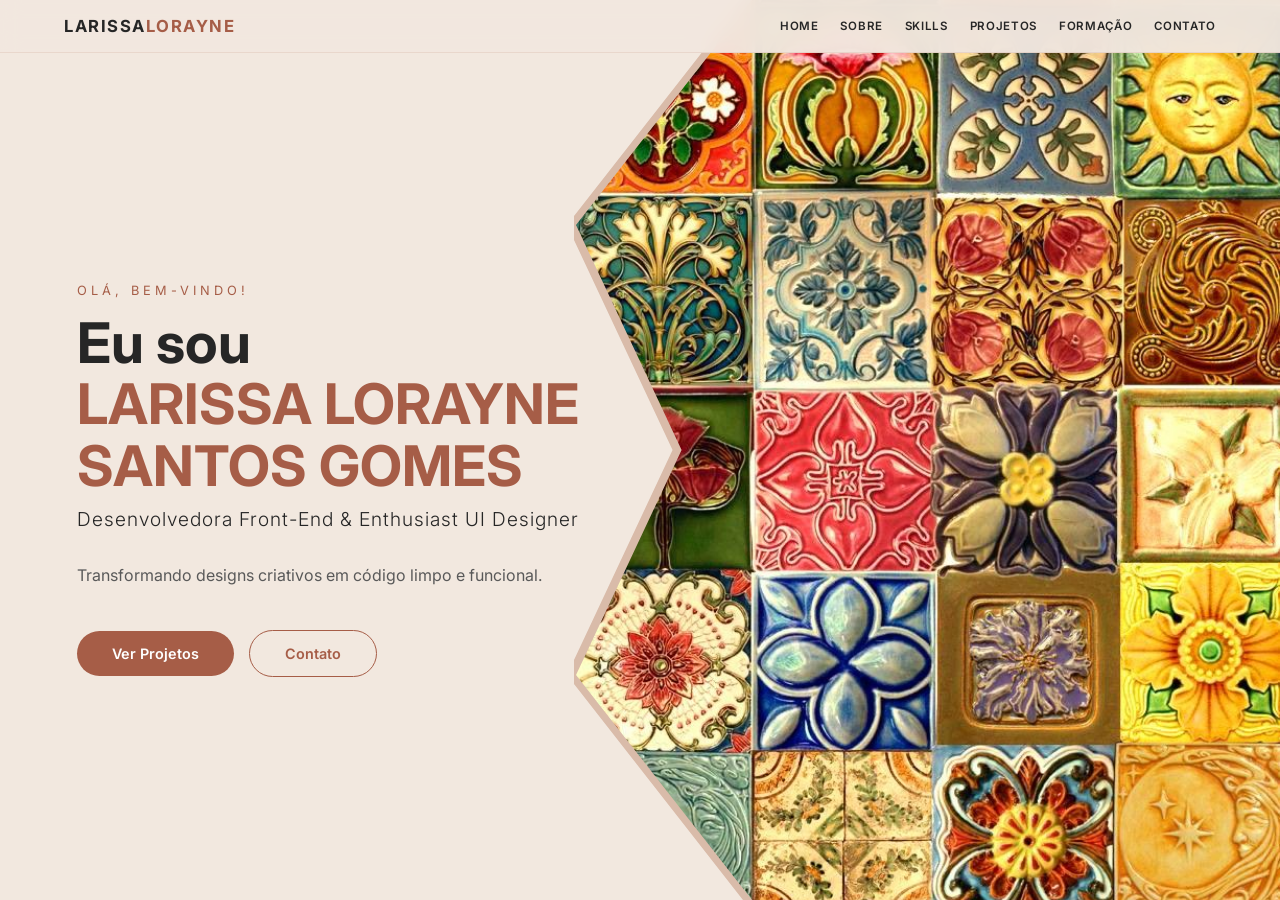
<file: index.html>
<!DOCTYPE html>
<html lang="pt-br">
<head>
    <meta charset="UTF-8">
    <meta name="viewport" content="width=device-width, initial-scale=1.0">
    <title>Meu Portfólio | Home</title>
    <link rel="stylesheet" href="css/style.css">
    <link href="https://fonts.googleapis.com/css2?family=Inter:wght@300;400;700&display=swap" rel="stylesheet">
</head>
<body>

    <header class="site-header">
<nav class="site-nav" aria-label="Navegação principal">
<a class="logo" href="index.html" class="active">LARISSA<span>LORAYNE</span></a>
<button class="menu-toggle" type="button" aria-expanded="false" aria-controls="site-menu">Menu</button>
<ul id="site-menu" class="site-menu">
<li><a href="index.html">Home</a></li><li><a href="sobre.html">Sobre</a></li><li><a href="skills.html">Skills</a></li><li><a href="projetos.html">Projetos</a></li><li><a href="timeline.html">Formação</a></li><li><a href="contato.html">Contato</a></li>
</ul></nav></header>

    <main class="hero-section">
    <div class="hero-content">
        <p class="greeting">OLÁ, BEM-VINDO!</p>
        <h1>Eu sou <br> <span>LARISSA LORAYNE SANTOS GOMES</span></h1>
        <h2>Desenvolvedora Front-End & Enthusiast UI Designer</h2>
        <p class="description">
            Transformando designs criativos em código limpo e funcional.
        </p>
        <div class="cta-buttons">
            <a href="projetos.html" class="btn-primary">Ver Projetos</a>
            <a href="contato.html" class="btn-secondary">Contato</a>
        </div>
    </div>

    <div class="hero-image-container">
        <div class="wave-shape"></div>
        <img src="assets/img.jpg" alt="Minha Foto de Perfil">
    </div>
</main>

<script src="js/navigation.js" defer></script>
</body>
</html>
</file>
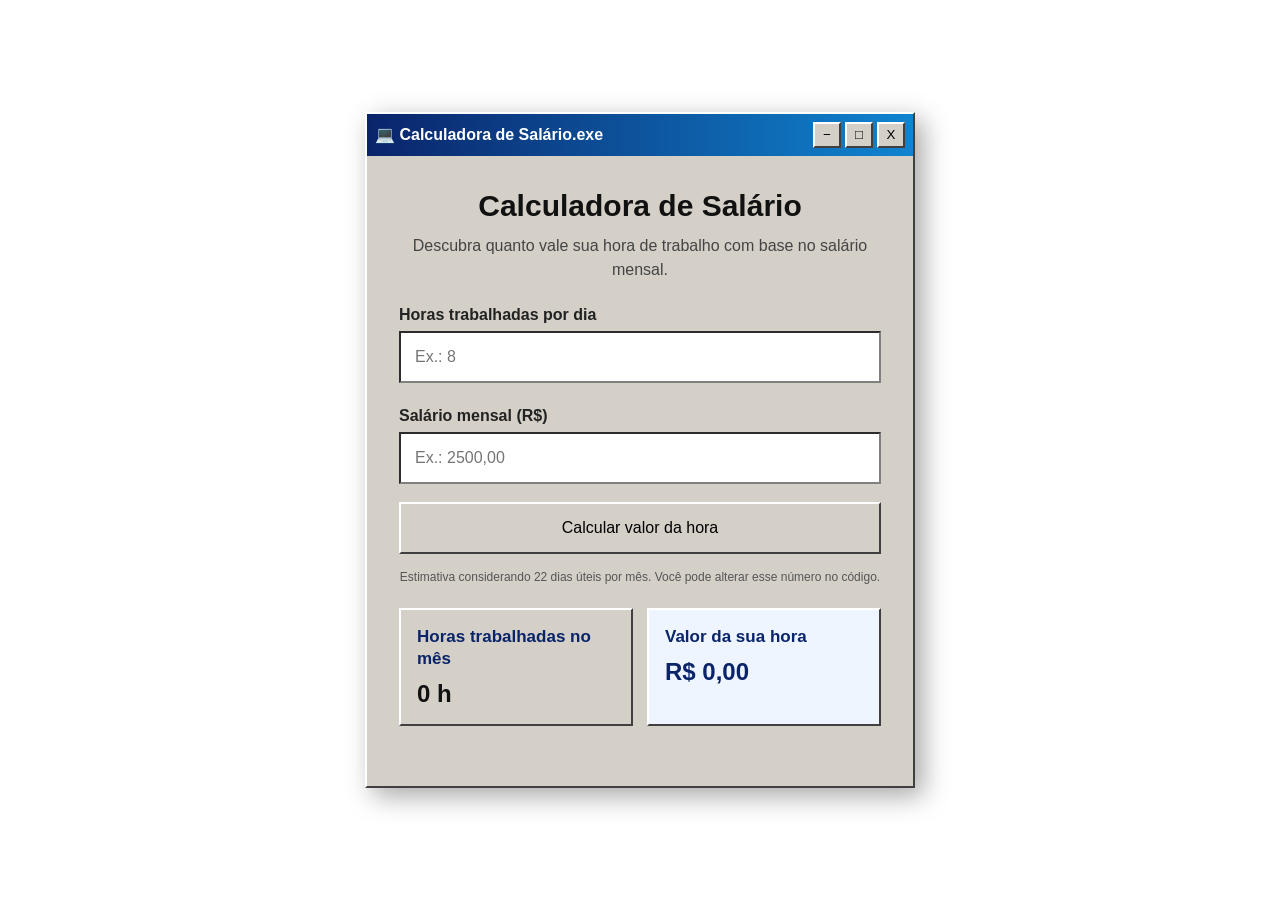
<file: calculadora-salario.html>
<!DOCTYPE html>
<html lang="pt-BR">
<head>
    <meta charset="UTF-8">
    <meta name="viewport" content="width=device-width, initial-scale=1.0">
    <meta name="theme-color" content="#d4d0c8">
    <title>Calculadora de Salário</title>
    <link rel="stylesheet" href="css/calculadora-salario.css">
</head>
<body>
    <main class="desktop">
        <section class="window" aria-labelledby="tituloCalculadora">
            <div class="title-bar">
                <span>💻 Calculadora de Salário.exe</span>
                <div class="window-buttons">
                    <button type="button" aria-label="Minimizar" disabled>−</button>
                    <button type="button" aria-label="Maximizar" disabled>□</button>
                    <button type="button" aria-label="Fechar" onclick="window.location.href='projetos.html'">X</button>
                </div>
            </div>
            <div class="container">
                <h1 id="tituloCalculadora">Calculadora de Salário</h1>
                <p class="intro">Descubra quanto vale sua hora de trabalho com base no salário mensal.</p>
                <form id="formSalario">
                    <label for="horasDia">Horas trabalhadas por dia</label>
                    <input type="number" id="horasDia" placeholder="Ex.: 8" min="0.1" max="24" step="0.1" required>
                    <label for="salarioMensal">Salário mensal (R$)</label>
                    <input type="number" id="salarioMensal" placeholder="Ex.: 2500,00" min="0.01" step="0.01" required>
                    <button type="submit" class="calculate-button">Calcular valor da hora</button>
                </form>
                <p class="nota-calculo">Estimativa considerando 22 dias úteis por mês. Você pode alterar esse número no código.</p>
                <section class="resultado" aria-live="polite">
                    <div class="card">
                        <h2>Horas trabalhadas no mês</h2>
                        <output id="horasMensais">0 h</output>
                    </div>
                    <div class="card destaque">
                        <h2>Valor da sua hora</h2>
                        <output id="valorHora">R$ 0,00</output>
                    </div>
                </section>
                <p id="mensagemErro" class="mensagem-erro" role="alert"></p>
            </div>
        </section>
    </main>
    <script src="js/calculadora-salario.js" defer></script>
</body>
</html>
</file>
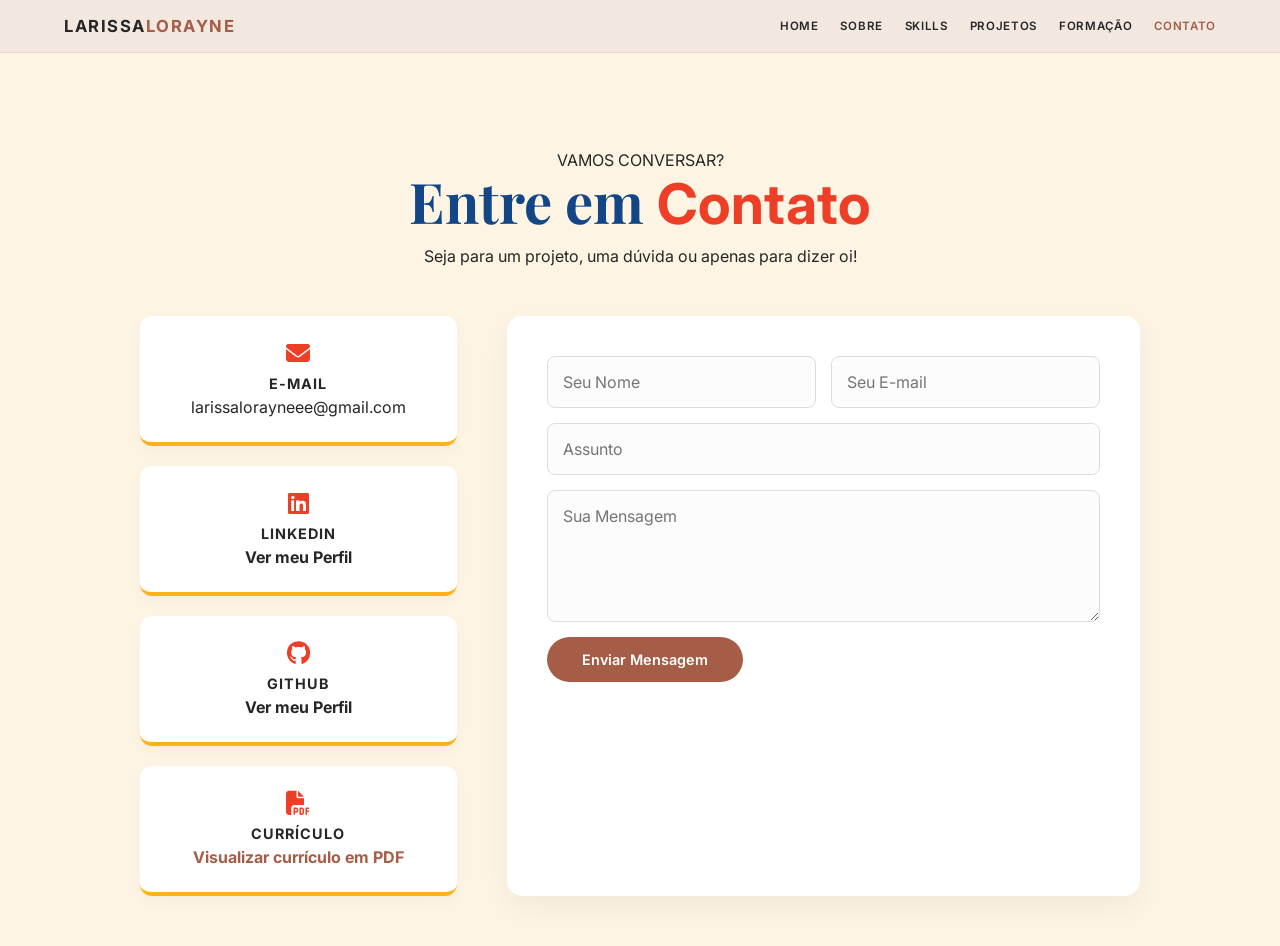
<file: contato.html>
<!DOCTYPE html>
<html lang="pt-br">
<head>
    <meta charset="UTF-8">
    <meta name="viewport" content="width=device-width, initial-scale=1.0">
    <title>Larissa Lorayne | Contato</title>
    <link rel="stylesheet" href="css/style.css">
    <link href="https://fonts.googleapis.com/css2?family=Inter:wght@300;400;700&family=Playfair+Display:wght@700&display=swap" rel="stylesheet">
    <link rel="stylesheet" href="https://cdnjs.cloudflare.com/ajax/libs/font-awesome/6.5.1/css/all.min.css">
    <style>
        

.contact-container {
    padding: 150px 8% 50px;
    background-color: #fdf4e3; 
    min-height: 100vh;
    display: flex;
    flex-direction: column;
    align-items: center;
}

.contact-header {
    text-align: center;
    margin-bottom: 50px;
}

.contact-header h1 {
    font-family: 'Playfair Display', serif;
    font-size: 3.5rem;
    color: #134686; 
}

.contact-header h1 span {
    color: #ed3f27; 
}

.contact-content {
    display: grid;
    grid-template-columns: 1fr 2fr; 
    gap: 50px;
    max-width: 1000px;
    width: 100%;
}

.contact-info {
    display: flex;
    flex-direction: column;
    gap: 20px;
}

.info-box {
    background: white;
    padding: 25px;
    border-radius: 12px;
    text-align: center;
    box-shadow: 0 5px 15px rgba(0,0,0,0.03);
    border-bottom: 4px solid #feb21a; 
}

.info-box i {
    font-size: 1.5rem;
    color: #ed3f27;
    margin-bottom: 10px;
}

.info-box h3 {
    font-size: 0.9rem;
    text-transform: uppercase;
    letter-spacing: 1px;
    margin-bottom: 5px;
}

.contact-form {
    background: white;
    padding: 40px;
    border-radius: 15px;
    box-shadow: 0 10px 30px rgba(0,0,0,0.05);
    display: flex;
    flex-direction: column;
    gap: 15px;
}

.input-group {
    display: grid;
    grid-template-columns: 1fr 1fr;
    gap: 15px;
}

.contact-form input, .contact-form textarea {
    width: 100%;
    padding: 15px;
    border: 1px solid #ddd;
    border-radius: 8px;
    background-color: #fcfcfc;
    font-size: 1rem;
    transition: 0.3s;
}

.contact-form input:focus, .contact-form textarea:focus {
    outline: none;
    border-color: #134686;
    box-shadow: 0 0 0 3px rgba(19, 70, 134, 0.1);
}

.contact-form button {
    border: none;
    cursor: pointer;
    align-self: flex-start; 
}

@media (max-width: 800px) {
    .contact-content { grid-template-columns: 1fr; }
    .input-group { grid-template-columns: 1fr; }
}
    
@media (max-width: 1000px) {
  .contact-container { padding: 115px 6% 40px; }
  .contact-content { grid-template-columns: 1fr 1.5fr; gap: 25px; }
}
@media (max-width: 700px) {
  .contact-container { padding: 90px 18px 30px; }
  .contact-header { margin-bottom: 30px; }
  .contact-header h1 { font-size: clamp(2.2rem, 10vw, 3.2rem); }
  .contact-content { grid-template-columns: 1fr; gap: 18px; }
  .contact-form { padding: 24px 18px; }
  .input-group { grid-template-columns: 1fr; }
  .contact-form button { width: 100%; }
  .info-box { padding: 20px; }
}
.resume-box a{font-weight:700;color:#A65D47;text-decoration:none}.resume-box a:hover{text-decoration:underline}.resume-box p{font-size:.9rem;line-height:1.5;margin-bottom:10px}
</style>
</head>
<body>

    <header class="site-header">
<nav class="site-nav" aria-label="Navegação principal">
<a class="logo" href="index.html">LARISSA<span>LORAYNE</span></a>
<button class="menu-toggle" type="button" aria-expanded="false" aria-controls="site-menu">Menu</button>
<ul id="site-menu" class="site-menu">
<li><a href="index.html">Home</a></li><li><a href="sobre.html">Sobre</a></li><li><a href="skills.html">Skills</a></li><li><a href="projetos.html">Projetos</a></li><li><a href="timeline.html">Formação</a></li><li><a href="contato.html" class="active">Contato</a></li>
</ul></nav></header>

    <main class="contact-container">
        <div class="contact-header">
            <span class="tagline">VAMOS CONVERSAR?</span>
            <h1>Entre em <span>Contato</span></h1>
            <p>Seja para um projeto, uma dúvida ou apenas para dizer oi!</p>
        </div>

        <div class="contact-content">
            <div class="contact-info">
                <div class="info-box">
                    <i class="fa-solid fa-envelope"></i>
                    <h3>E-mail</h3>
                    <p>larissalorayneee@gmail.com</p>
                </div>
                <div class="info-box">
                    <i class="fa-brands fa-linkedin"></i>
                    <h3>LinkedIn</h3>
                    <a href="https://www.linkedin.com/in/larissa-ls-gomes" target="_blank" style="text-decoration: none; color: inherit; font-weight: bold;">
                    Ver meu Perfil
                    </a>
                </div>
                <div class="info-box">
                    <i class="fa-brands fa-github"></i>
                    <h3>GitHub</h3>
                    <a href="https://github.com/larissalorayneee" target="_blank" style="text-decoration: none; color: inherit; font-weight: bold;">
                    Ver meu Perfil
                    </a>
                </div>
<div class="info-box resume-box">
                    <i class="fa-solid fa-file-pdf"></i>
                    <h3>Currículo</h3>
                    <a href="assets/curriculo-larissa.pdf" target="_blank" rel="noopener">Visualizar currículo em PDF</a>
                </div>
            </div>

            <form action="https://formspree.io/f/mnjwypwz" method="POST" class="contact-form">
    <div class="input-group">
        <input type="text" name="nome" placeholder="Seu Nome" required>
        <input type="email" name="email" placeholder="Seu E-mail" required>
    </div>
    <input type="text" name="assunto" placeholder="Assunto" required>
    <textarea name="mensagem" placeholder="Sua Mensagem" rows="5" required></textarea>
    <button type="submit" class="btn-primary">Enviar Mensagem</button>
</form>
        </div>
    </main>

<script src="js/navigation.js" defer></script>
</body>
</html>
</file>
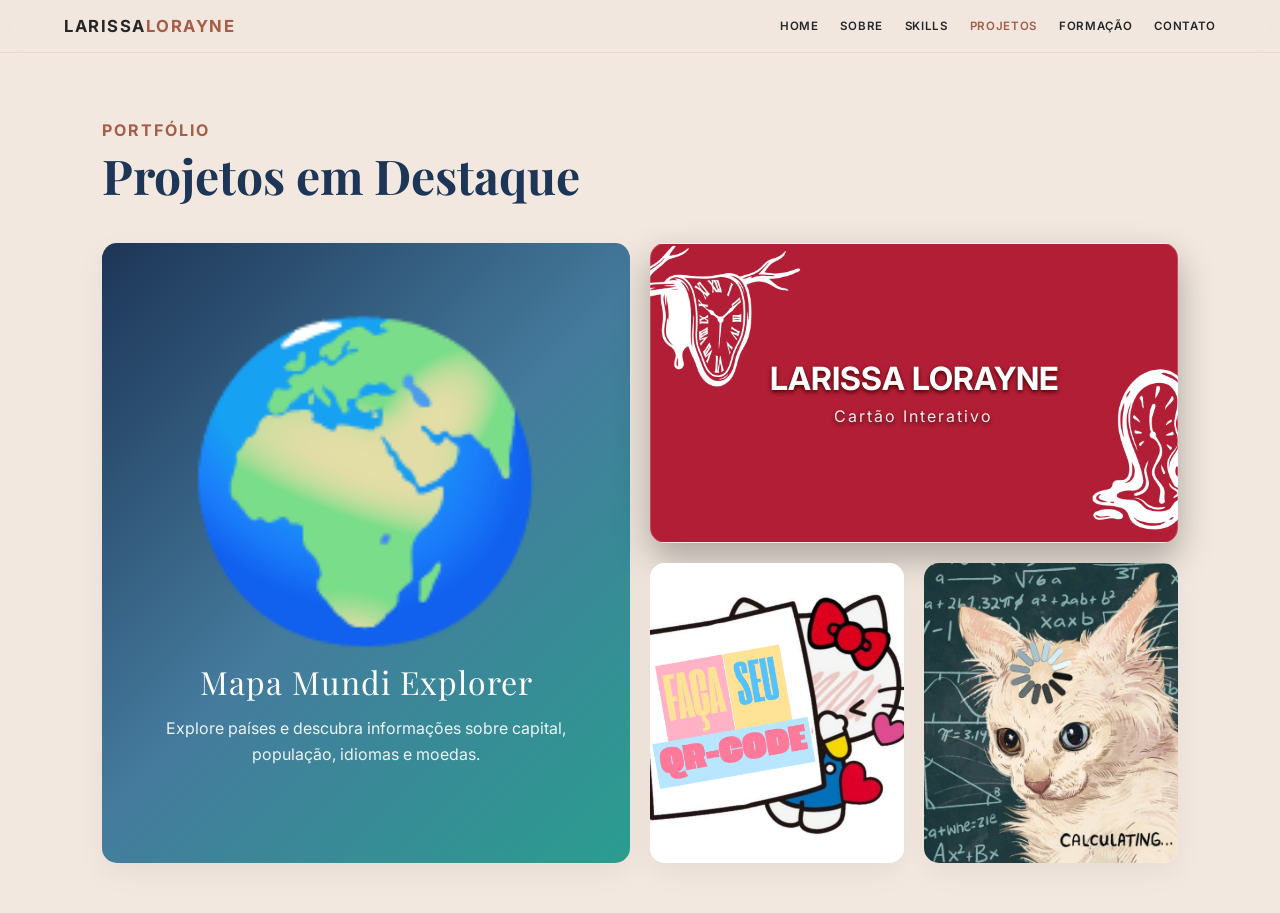
<file: projetos.html>
<!DOCTYPE html>
<html lang="pt-br">
<head>
    <meta charset="UTF-8">
    <meta name="viewport" content="width=device-width, initial-scale=1.0">
    <title>Larissa Lorayne | Projetos</title>
    <link rel="stylesheet" href="css/style.css">
    <link href="https://fonts.googleapis.com/css2?family=Inter:wght@300;400;700&family=Playfair+Display:wght@700&display=swap" rel="stylesheet">
    <link rel="stylesheet" href="https://cdnjs.cloudflare.com/ajax/libs/font-awesome/6.5.1/css/all.min.css">
    <style>
        .mapa-card {
    text-decoration: none;
    color: white;
    background: linear-gradient(135deg, #1d3557, #457b9d, #2a9d8f);
    display: block;
}

.mapa-preview {
    width: 100%;
    height: 100%;

    display: flex;
    flex-direction: column;

    justify-content: center;
    align-items: center;

    text-align: center;
}

.mapa-preview .globe {
    font-size: 300px;
    margin-bottom: 55px;
    line-height: 0.9;
    transition: transform 0.8s ease;
    flex-shrink: 0;
}

.mapa-card:hover .globe {
    transform: scale(1.08) rotate(8deg);
}

.mapa-preview h2 {
    font-family: 'Playfair Display', serif;
    font-size: 2rem;
    margin-bottom: 15px;
}

.mapa-preview p {
    max-width: 400px;
    line-height: 1.6;
    opacity: 0.9;
}
        .projects-container {
            padding: 120px 8% 50px;
            background-color: var(--old-lace);
            min-height: 100vh;
        }

        .projects-header {
            margin-bottom: 40px;
        }

        .projects-header h1 {
            font-family: 'Playfair Display', serif;
            font-size: 3rem;
            color: var(--dark-cerulean);
        }

        
        .bento-grid {
            display: grid;
            grid-template-columns: repeat(4, 1fr);
            grid-template-rows: repeat(2, 300px);
            gap: 20px;
        }

        .project-card {
            position: relative;
            border-radius: 15px;
            overflow: hidden;
            background-color: var(--white);
            box-shadow: 0 10px 30px rgba(0,0,0,0.05);
            transition: transform 0.3s ease;
            cursor: pointer;
        }

        
        .card-large { grid-column: span 2; grid-row: span 2; }
        .card-wide { grid-column: span 2; }
        .card-tall { grid-row: span 1; }

        .project-card img {
            width: 100%;
            height: 100%;
            object-fit: cover;
            transition: transform 0.5s ease;
        }

        
        .project-overlay {
            position: absolute;
            bottom: 0;
            left: 0;
            right: 0;
            background: linear-gradient(transparent, rgba(19, 70, 134, 0.9));
            padding: 30px;
            color: white;
            transform: translateY(100%);
            transition: transform 0.3s ease;
        }

        
        .project-card:not(.card-container):hover .project-overlay {
            transform: translateY(0);
        }

        .project-card:not(.card-container):hover img {
            transform: scale(1.1);
        }

        .project-overlay h3 {
            font-size: 1.5rem;
            margin-bottom: 10px;
        }

        .project-tags {
            display: flex;
            gap: 10px;
            font-size: 0.8rem;
            opacity: 0.9;
        }

        .tag {
            background: rgba(255, 255, 255, 0.2);
            padding: 4px 12px;
            border-radius: 20px;
            backdrop-filter: blur(5px);
        }

        
        
        
        
        
        .card-container {
            perspective: 1200px;
            background: transparent;
            box-shadow: none;
            overflow: visible; 
        }

        
        .card-inner {
            width: 100%;
            height: 100%;
            position: relative;
            transform-style: preserve-3d;
            transition: transform 0.8s ease;
        }

        
        .card-container.flip .card-inner {
            transform: rotateY(180deg);
        }

        
        .card-face {
            width: 100%;
            height: 100%;
            position: absolute;
            border-radius: 15px;
            backface-visibility: hidden;
            display: flex;
            flex-direction: column;
            justify-content: center;
            align-items: center;
            padding: 20px;
            color: white;
            box-shadow: 0 15px 35px rgba(0,0,0,0.3);
            overflow: hidden;
            font-family: Arial, Helvetica, sans-serif;

            
            background-image: url('assets/card.png');
            background-repeat: no-repeat;
            background-size: cover; 
            background-position: center; 
        }

        
        .front {
            border: 1px solid rgba(255,255,255,0.2);
        }

        .front h1 {
            font-size: 2rem;
            margin-bottom: 10px;
            color:white;
            text-shadow: 0 2px 4px rgb(69, 0, 0); 
        }

        .front p {
            opacity: 0.9;
            letter-spacing: 2px;
            font-size: 1rem;
            text-shadow: 0 2px 4px rgba(0, 0, 0, 0.7);
        }

        
        .front::before,
        .back::before {
            content: "";
            position: absolute;
            width: 120%;
            height: 120%;
            transform: rotate(25deg);
            pointer-events: none;
        }

        
        .back {
            transform: rotateY(180deg);
            border: 1px solid rgba(255,255,255,0.1);
        }

        .back h2 {
            margin-bottom: 20px;
            font-size: 1.8rem;
            text-shadow: 0 2px 4px rgba(0, 0, 0, 0.7);
        }

        .info {
            text-align: center;
            text-shadow: 0 2px 4px rgba(0, 0, 0, 0.7);
        }

        .info p {
            margin: 8px 0;
            font-size: 1rem;
            opacity: 0.95;
        }

        
        .card-container:hover .card-inner {
            transform: scale(1.03);
        }

        .card-container.flip:hover .card-inner {
            transform: rotateY(180deg) scale(1.03);
        }

        
        @media (max-width: 900px) {
            .bento-grid {
                grid-template-columns: 1fr 1fr;
                grid-template-rows: auto;
            }
            .card-large, .card-wide { grid-column: span 2; }
            .project-card { height: 300px; }
        }
    

@media (max-width: 900px) {
  .projects-container { padding: 105px 5% 40px; }
  .projects-header h1 { font-size: clamp(2.1rem, 7vw, 3rem); }
  .bento-grid { grid-template-columns: repeat(2, minmax(0, 1fr)); grid-auto-rows: minmax(260px, auto); gap: 14px; }
  .card-large, .card-wide { grid-column: span 2; }
  .project-card { min-height: 280px; }
  .mapa-preview { padding: 25px; }
  .mapa-preview .globe {font-size: clamp(120px, 25vw, 210px);line-height: .9;margin-bottom: 35px;}
  .project-overlay { padding: 22px; }
}
@media (max-width: 600px) {
  .projects-container { padding: 90px 16px 30px; }
  .bento-grid { grid-template-columns: 1fr; grid-auto-rows: auto; }
  .card-large, .card-wide { grid-column: span 1; }
  .project-card { min-height: 300px; }
  .mapa-preview .globe {font-size: 150px;margin-bottom: 30px;}
  .mapa-preview h2 { font-size: 1.55rem; }
  .project-overlay { transform: translateY(0); background: linear-gradient(transparent, rgba(19,70,134,.95)); }
  .project-overlay p { font-size: .88rem; }
  .project-tags { flex-wrap: wrap; gap: 6px; }
  .card-container { min-height: 320px; }
}
@media (max-width: 380px) {
  .project-card { min-height: 270px; }
  .mapa-preview .globe { font-size: 120px; }
}
</style>
</head>
<body>

    <header class="site-header">
<nav class="site-nav" aria-label="Navegação principal">
<a class="logo" href="index.html">LARISSA<span>LORAYNE</span></a>
<button class="menu-toggle" type="button" aria-expanded="false" aria-controls="site-menu">Menu</button>
<ul id="site-menu" class="site-menu">
<li><a href="index.html">Home</a></li><li><a href="sobre.html">Sobre</a></li><li><a href="skills.html">Skills</a></li><li><a href="projetos.html" class="active">Projetos</a></li><li><a href="timeline.html">Formação</a></li><li><a href="contato.html">Contato</a></li>
</ul></nav></header>

    <main class="projects-container">
        <div class="projects-header">
            <span class="section-tag" style="color: var(--cg-red); font-weight: 700; letter-spacing: 2px;">PORTFÓLIO</span>
            <h1>Projetos em Destaque</h1>
        </div>

        <div class="bento-grid">
            <a href="mapa.html" class="project-card card-large mapa-card">

    <div class="mapa-preview">

        <div class="globe">🌍</div>

        <h2>Mapa Mundi Explorer</h2>

        <p>
            Explore países e descubra informações
            sobre capital, população, idiomas e moedas.
        </p>

    </div>

    <div class="project-overlay">

        <div class="project-tags">

            <span class="tag">HTML</span>
            <span class="tag">CSS</span>
            <span class="tag">JavaScript</span>
            <span class="tag">API</span>

        </div>

    </div>

</a>

            <div class="project-card card-wide card-container" id="card">
                <div class="card-inner">

                    <div class="card-face front">
                        <h1>LARISSA LORAYNE</h1>
                        <p>Cartão Interativo</p>
                    </div>

                    <div class="card-face back">
                        <h2>Contatos</h2>
                        <div class="info">
                            <p>📧 larissalorayneee@gmail.com</p>
                            <p>📱 +55(19)99266-1833</p>
                            <p>🌐 https://www.linkedin.com/in/larissa-ls-gomes</p>
                        </div>
                    </div>

                </div>
            </div>

            <a href="qr-code.html" class="project-card">

    <img src="assets/qr-code.png" alt="Gerador de QR Code">

    <div class="project-overlay">

        <h3>Gerador de QR Code</h3>

        <p>
            Projeto desenvolvido em HTML, CSS e JavaScript que gera QR Codes
            instantaneamente a partir de qualquer texto ou link informado pelo usuário.
        </p>

        <div class="project-tags">
            <span class="tag">HTML</span>
            <span class="tag">CSS</span>
            <span class="tag">JavaScript</span>
            <span class="tag">API</span>
            <span class="tag">Responsivo</span>
        </div>

    </div>

</a>

            <a href="calculadora-salario.html" class="project-card">

    <img src="assets/calculadora-salario.png" alt="Calculadora de Salário">

    <div class="project-overlay">

        <h3>Calculadora de Salário</h3>

        <p>
            Calcula o salário bruto, o desconto estimado de INSS e o salário líquido
            com base nas horas trabalhadas e no valor da hora.
        </p>

        <div class="project-tags">
            <span class="tag">HTML</span>
            <span class="tag">CSS</span>
            <span class="tag">JavaScript</span>
            <span class="tag">DOM</span>
            <span class="tag">Cálculos</span>
        </div>

    </div>

</a>
        </div>
    </main>

    <script>
        const card = document.getElementById("card");

        card.addEventListener("click", () => {
            card.classList.toggle("flip");
        });
    </script>

<script src="js/navigation.js" defer></script>
</body>
</html>
</file>
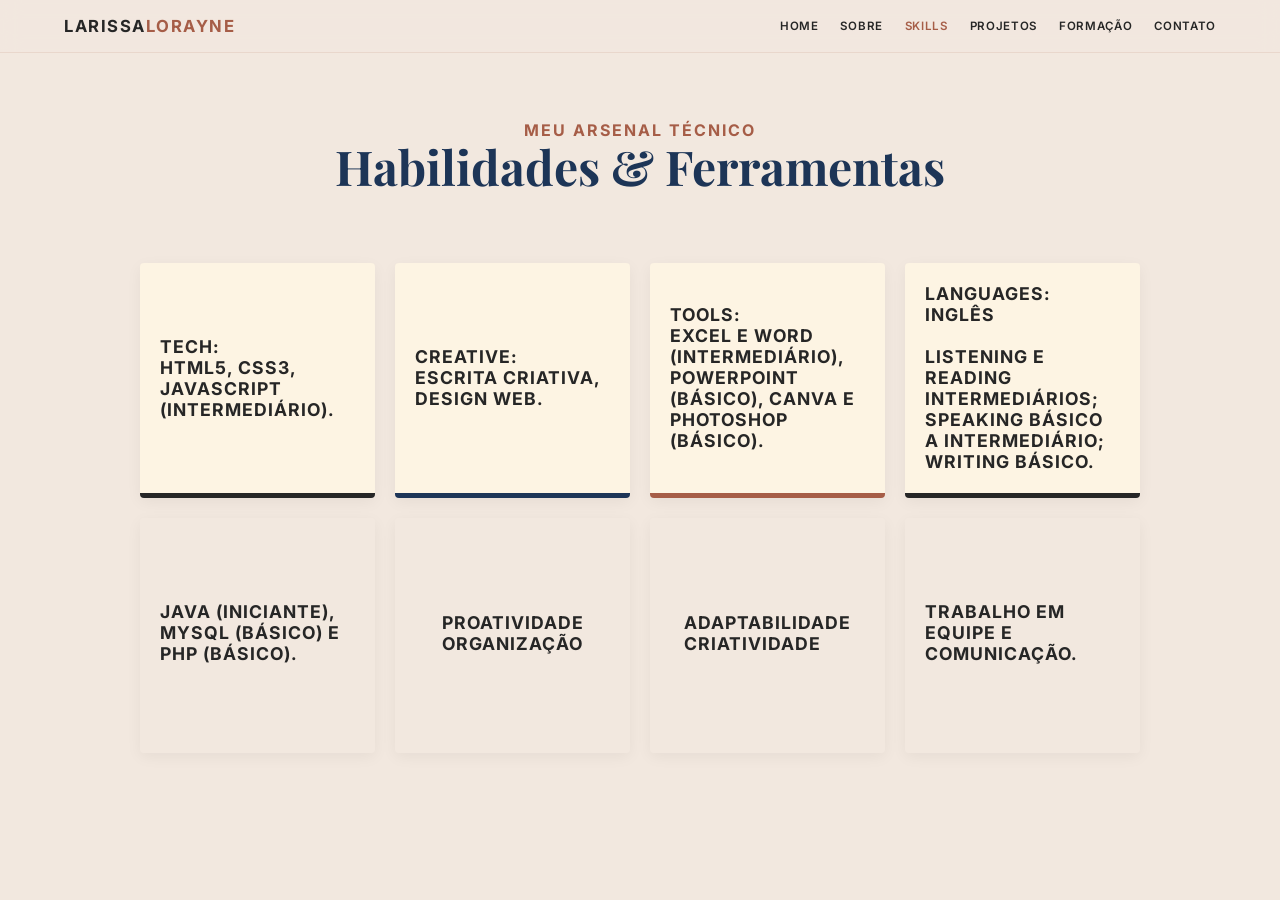
<file: skills.html>
<!DOCTYPE html>
<html lang="pt-br">

<head>
    <meta charset="UTF-8">
    <meta name="viewport" content="width=device-width, initial-scale=1.0">
    <title>Larissa Lorayne | Skills</title>
    <link rel="stylesheet" href="css/style.css">
    <link
        href="https://fonts.googleapis.com/css2?family=Inter:wght@300;400;700&family=Playfair+Display:wght@700&display=swap"
        rel="stylesheet">
    <link rel="stylesheet" href="https://cdnjs.cloudflare.com/ajax/libs/font-awesome/6.5.1/css/all.min.css">
    <style>
        .skills-container {
            padding: 120px 8% 50px;
            min-height: 100vh;
            display: flex;
            flex-direction: column;
            align-items: center;
        }

        .skills-header {
            text-align: center;
            margin-bottom: 60px;
        }

        .skills-header h1 {
            font-family: 'Playfair Display', serif;
            font-size: 3rem;
            color: var(--dark-cerulean);
        }


        .skills-grid {
            display: grid;
            grid-template-columns: repeat(auto-fit, minmax(200px, 1fr));
            gap: 20px;
            width: 100%;
            max-width: 1000px;
        }

        .skill-card {
            aspect-ratio: 1 / 1;
            background-color: var(--branco);
            display: flex;
            flex-direction: column;
            justify-content: center;
            align-items: center;
            padding: 20px;
            border-radius: 4px;
            box-shadow: 0 4px 15px rgba(0, 0, 0, 0.05);
            transition: all 0.4s cubic-bezier(0.175, 0.885, 0.32, 1.275);
            position: relative;
            cursor: pointer;
            border-bottom: 5px solid transparent;
        }


        .skill-card:nth-child(1) {
            background-color: #fdf4e3;
            border-color: var(--mustard);
        }

        .skill-card:nth-child(2) {
            background-color: #fdf4e3;
            border-color: var(--dark-cerulean);
        }

        .skill-card:nth-child(3) {
            background-color: #fdf4e3;
            border-color: var(--cg-red);
        }

        .skill-card:nth-child(4) {
            background-color: #fdf4e3;
            border-color: var(--mustard);
        }

        .skill-card i {
            font-size: 3rem;
            margin-bottom: 15px;
            color: var(--text-dark);
            transition: 0.3s;
        }

        .skill-card h3 {
            font-size: 1.1rem;
            text-transform: uppercase;
            letter-spacing: 1px;
        }


        .skill-card:hover {
            transform: translateY(-10px) rotate(2deg);
            box-shadow: 0 15px 30px rgba(0, 0, 0, 0.1);
        }

        .skill-card:hover i {
            transform: scale(1.2);
            color: var(--dark-cerulean);
        }


        @media (max-width: 600px) {
            .skills-grid {
                grid-template-columns: repeat(2, 1fr);
            }
        }

        @media (max-width: 900px) {
            .skills-container {
                padding: 105px 5% 40px;
            }

            .skills-header {
                margin-bottom: 35px;
            }

            .skills-header h1 {
                font-size: clamp(2rem, 6vw, 3rem);
            }

            .skills-grid {
                grid-template-columns: repeat(3, minmax(0, 1fr));
                gap: 14px;
            }
        }

        @media (max-width: 650px) {
            .skills-container {
                padding: 90px 16px 30px;
            }

            .skills-grid {
                grid-template-columns: repeat(2, minmax(0, 1fr));
                gap: 12px;
            }

            .skill-card {
                min-width: 0;
                padding: 14px;
                aspect-ratio: auto;
                min-height: 155px;
            }

            .skill-card h3 {
                font-size: .82rem;
                line-height: 1.35;
                text-align: center;
            }
        }

        @media (max-width: 380px) {
            .skills-grid {
                grid-template-columns: 1fr;
            }

            .skill-card {
                min-height: 120px;
            }
        }
    </style>
</head>

<body>

    <header class="site-header">
        <nav class="site-nav" aria-label="Navegação principal">
            <a class="logo" href="index.html">LARISSA<span>LORAYNE</span></a>
            <button class="menu-toggle" type="button" aria-expanded="false" aria-controls="site-menu">Menu</button>
            <ul id="site-menu" class="site-menu">
                <li><a href="index.html">Home</a></li>
                <li><a href="sobre.html">Sobre</a></li>
                <li><a href="skills.html" class="active">Skills</a></li>
                <li><a href="projetos.html">Projetos</a></li>
                <li><a href="timeline.html">Formação</a></li>
                <li><a href="contato.html">Contato</a></li>
            </ul>
        </nav>
    </header>

    <main class="skills-container">
        <div class="skills-header">
            <span class="section-tag" style="color: var(--cg-red); font-weight: 700; letter-spacing: 2px;">MEU ARSENAL
                TÉCNICO</span>
            <h1>Habilidades & Ferramentas</h1>
        </div>

        <div class="skills-grid">
            <div class="skill-card">
                <h3>Tech: <br> HTML5, CSS3, JavaScript (intermediário).</h3>
            </div>

            <div class="skill-card">
                <h3>Creative: <br> Escrita Criativa, Design Web.</h3>
            </div>

            <div class="skill-card">
                <h3>Tools: <br> Excel e Word (intermediário), PowerPoint (básico), Canva e Photoshop (básico).</h3>
            </div>

            <div class="skill-card">
                <h3>Languages: Inglês<br><br> Listening e Reading intermediários; Speaking básico a intermediário;
                    Writing básico.</h3>
            </div>
            <div class="skill-card">
                <h3>Java (iniciante), MySQL (básico) e PHP (básico).</h3>
            </div>

            <div class="skill-card">
                <h3>Proatividade <br> Organização </h3>
            </div>

            <div class="skill-card">
                <h3>Adaptabilidade <br> Criatividade</h3>
            </div>

            <div class="skill-card">
                <h3>Trabalho em equipe e comunicação.</h3>
            </div>

        </div>
        </div>
    </main>

    <script src="js/navigation.js" defer></script>
</body>

</html>
</file>
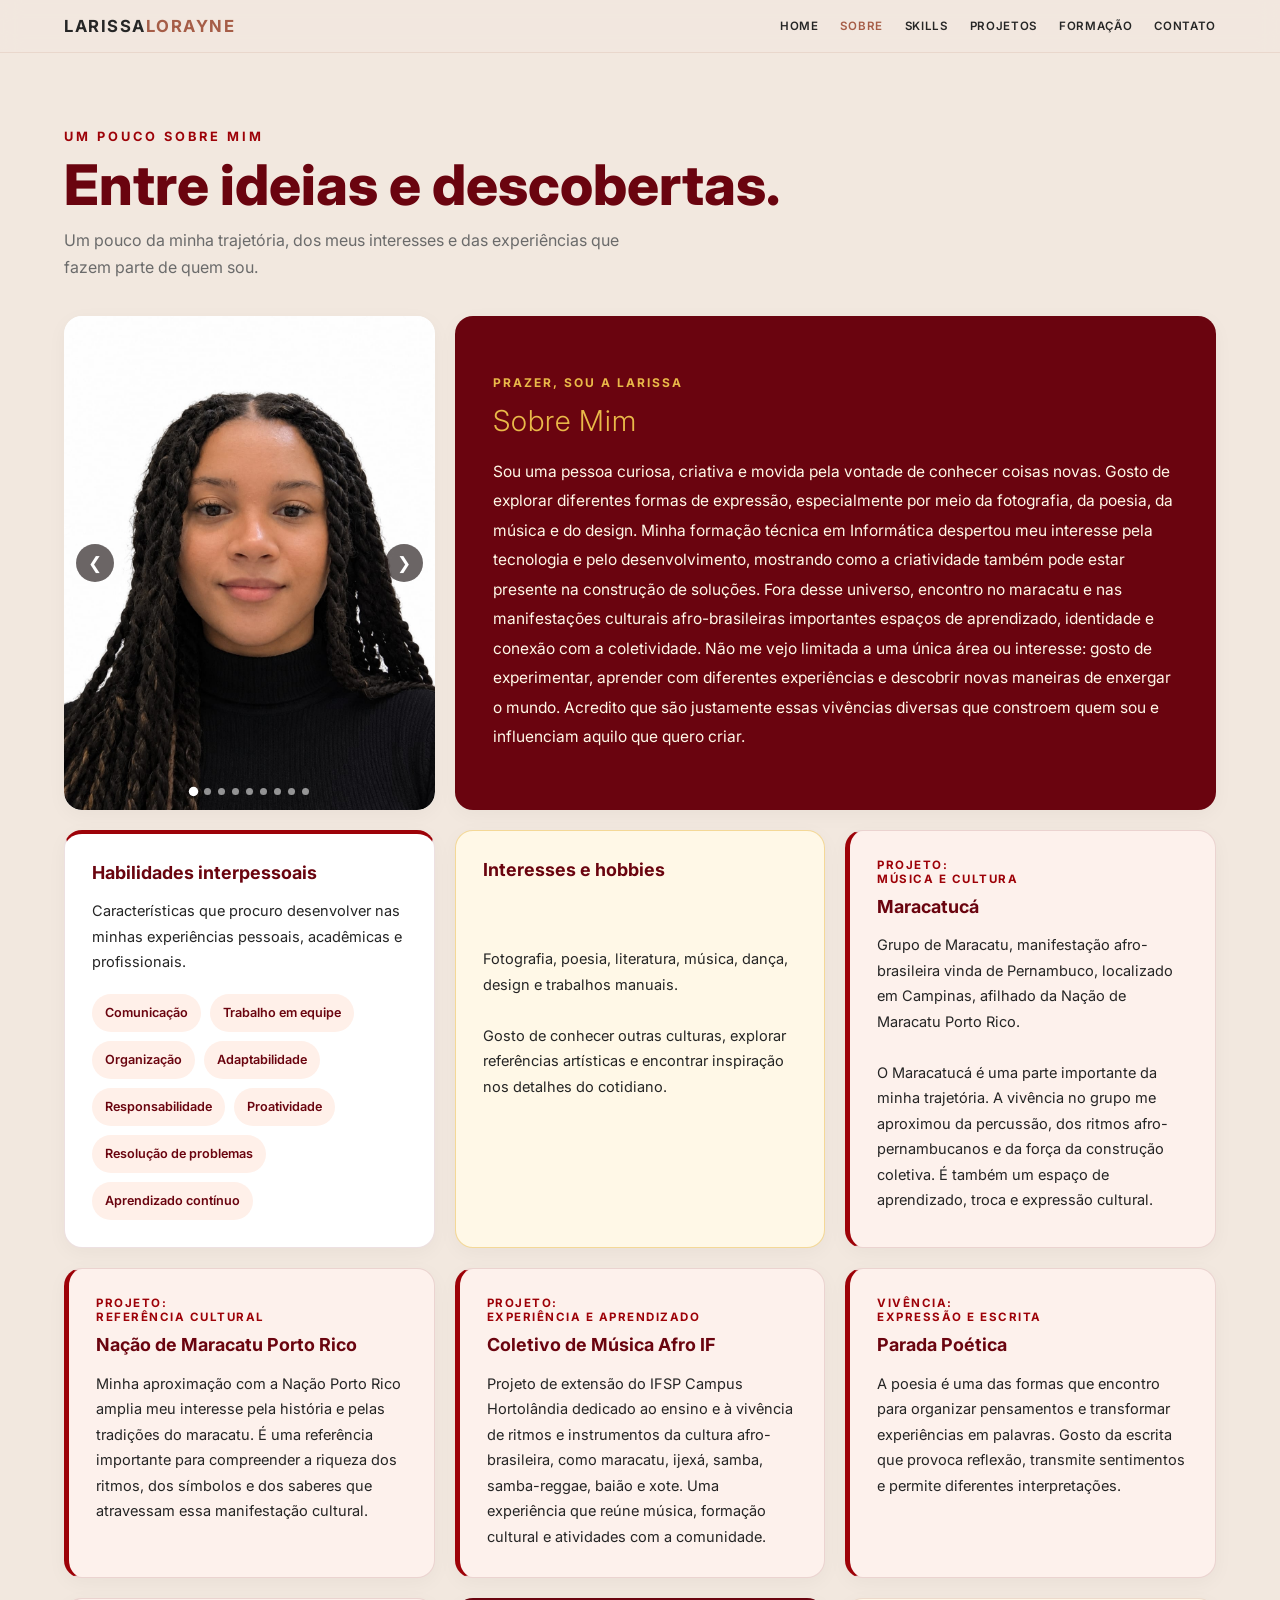
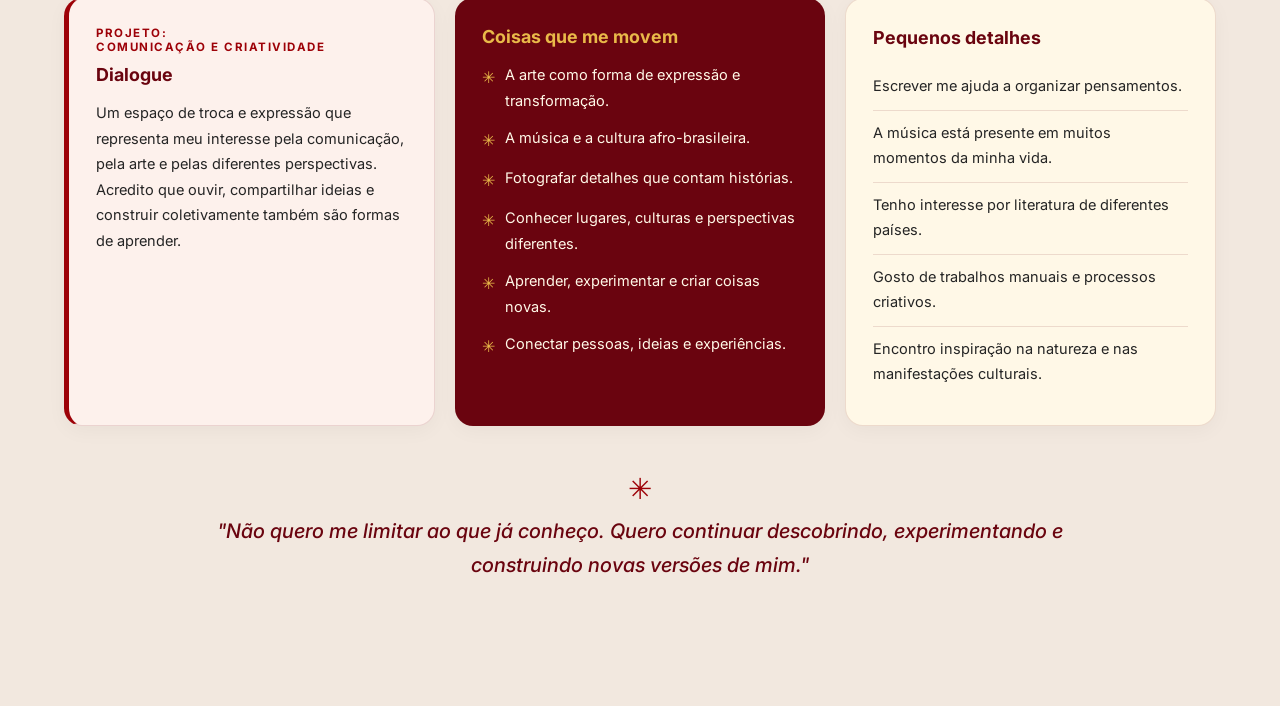
<file: sobre.html>
<!DOCTYPE html>
<html lang="pt-br">
<head>
    <meta charset="UTF-8">
    <meta name="viewport" content="width=device-width, initial-scale=1.0">
    <title>Sobre Mim | Larissa Lorayne</title>

    <link rel="stylesheet" href="css/style.css">
    <link href="https://fonts.googleapis.com/css2?family=Inter:wght@300;400;500;600;700;800&display=swap" rel="stylesheet">

    <style>
        :root {
            --vinho: #6A040F;
            --vermelho: #9D0208;
            --amarelo: #E9B949;
            --creme: #FFF8E7;
            --texto: #252525;
            --cinza: #6B6B6B;
        }

        * {
            box-sizing: border-box;
        }

        body {
            font-family: 'Inter', sans-serif;
        }

        .sobre-container {
            max-width: 1250px;
            width: 90%;
            margin: 0 auto;
            padding: 125px 0 70px;
        }

        .sobre-intro {
            margin-bottom: 35px;
        }

        .sobre-intro span {
            color: var(--vermelho);
            font-size: .8rem;
            font-weight: 700;
            letter-spacing: 3px;
            text-transform: uppercase;
        }

        .sobre-intro h1 {
            font-size: clamp(2.2rem, 5vw, 3.5rem);
            margin: 10px 0;
            color: var(--vinho);
            font-weight: 800;
        }

        .sobre-intro p {
            color: var(--cinza);
            font-size: 1rem;
            max-width: 600px;
            line-height: 1.7;
        }

        .grid-layout {
            display: grid;
            grid-template-columns: repeat(3, minmax(0, 1fr));
            grid-auto-rows: minmax(190px, auto);
            gap: 20px;
        }

        .grid-item {
            background: #fff;
            border: 1px solid rgba(106, 4, 15, .12);
            border-radius: 18px;
            padding: 27px;
            box-shadow: 0 5px 20px rgba(0, 0, 0, .04);
            transition: transform .3s ease, box-shadow .3s ease;
            min-width: 0;
        }

        .grid-item:hover {
            transform: translateY(-4px);
            box-shadow: 0 10px 28px rgba(0, 0, 0, .09);
        }

        .grid-item h2,
        .grid-item h3,
        .grid-item h3 a {
            color: var(--vinho);
            margin: 0 0 15px;
            line-height: 1.3;
            font-size: 1.12rem;
            text-decoration: none;
        }

.grid-item h3 a:hover {
    color: var(--vermelho);
    text-decoration: none;
    font-size: 1.2rem;
}


        .grid-item p,
        .grid-item li {
            font-size: .91rem;
            line-height: 1.75;
            color: var(--texto);
        }

        .grid-item p {
            margin: 0;
        }

        /* FOTO */

        
.foto-perfil {
    grid-row: span 2;
    padding: 0;
    overflow: hidden;
    min-height: 410px;
    position: relative;
    border: none;
}

.carrossel {
    width: 100%;
    height: 100%;
    min-height: 410px;
    position: relative;
    overflow: hidden;
    border-radius: 18px;
    background: #eee;
}

.carrossel img {
    width: 100%;
    height: 100%;
    min-height: 410px;
    object-fit: cover;
    display: block;
    transition: opacity .3s ease;
}

.seta-carrossel {
    position: absolute;
    top: 50%;
    transform: translateY(-50%);
    width: 38px;
    height: 38px;
    border: none;
    border-radius: 50%;
    background: rgba(30, 20, 20, .65);
    color: white;
    font-size: 17px;
    cursor: pointer;
    display: flex;
    align-items: center;
    justify-content: center;
    transition: background .2s ease;
    z-index: 2;
}

.seta-carrossel:hover {
    background: var(--vermelho);
}

.seta-carrossel.anterior {
    left: 12px;
}

.seta-carrossel.proxima {
    right: 12px;
}

.indicadores {
    position: absolute;
    bottom: 15px;
    left: 0;
    right: 0;
    display: flex;
    justify-content: center;
    gap: 7px;
    z-index: 2;
}

.indicador {
    width: 7px;
    height: 7px;
    border-radius: 50%;
    border: none;
    padding: 0;
    background: rgba(255, 255, 255, .55);
    cursor: pointer;
    transition: .2s;
}

.indicador.ativo {
    background: white;
    transform: scale(1.35);
}

@media (max-width: 650px) {
    .foto-perfil {
        height: 390px;
        min-height: 0;
    }

    .carrossel {
        min-height: 0;
        height: 100%;
    }

    .carrossel img {
        min-height: 0;
    }
}


        /* SOBRE MIM */

        .texto-bio {
            grid-column: span 2;
            grid-row: span 2;
            background: var(--vinho);
            color: var(--creme);
            display: flex;
            flex-direction: column;
            justify-content: center;
            padding: 38px;
            border: none;
        }

        .texto-bio .etiqueta {
            color: var(--amarelo);
            text-transform: uppercase;
            font-size: .75rem;
            font-weight: 700;
            letter-spacing: 2px;
            margin-bottom: 12px;
        }

        .texto-bio h2 {
            color: var(--amarelo);
            font-size: 1.8rem;
            margin-bottom: 18px;
        }

        .texto-bio p {
            color: var(--creme);
            font-size: .97rem;
            line-height: 1.9;
        }

        /* HABILIDADES */

        .habilidades {
            border-top: 4px solid var(--vermelho);
        }

        .lista-habilidades {
            display: flex;
            flex-wrap: wrap;
            gap: 9px;
            padding: 0;
            margin: 18px 0 0;
            list-style: none;
        }

        .lista-habilidades li {
            background: #FFF0E9;
            color: var(--vinho);
            border-radius: 30px;
            padding: 8px 13px;
            font-size: .79rem;
            font-weight: 600;
        }

        /* HOBBIES */

        .hobbies {
            background: #FFF8E7;
            border: 1px solid rgba(233, 185, 73, .5);
        }

        /* CULTURA */

        .cultura {
            background: #FDF1EC;
            border-left: 5px solid var(--vermelho);
        }

        .cultura .categoria {
            display: block;
            color: var(--vermelho);
            text-transform: uppercase;
            font-size: .72rem;
            font-weight: 700;
            letter-spacing: 1.5px;
            margin-bottom: 9px;
        }

        /* COISAS QUE ME MOVEM */

        .movem {
            background: var(--vinho);
            color: white;
            border: none;
        }

        .movem h3 {
            color: var(--amarelo);
        }

        .movem-lista {
            list-style: none;
            padding: 0;
            margin: 0;
        }

        .movem-lista li {
            color: var(--creme);
            margin-bottom: 12px;
            display: flex;
            align-items: flex-start;
            gap: 10px;
        }

        .movem-lista li::before {
            content: "✳";
            color: var(--amarelo);
            font-size: 1rem;
            flex-shrink: 0;
        }

        /* DETALHES */

        .detalhes {
            background: #FFF8E7;
        }

        .detalhes-lista {
            list-style: none;
            padding: 0;
            margin: 0;
        }

        .detalhes-lista li {
            padding: 10px 0;
            border-bottom: 1px solid rgba(106, 4, 15, .12);
        }

        .detalhes-lista li:last-child {
            border-bottom: none;
        }

        /* FRASE FINAL */

        .frase-final {
            grid-column: span 3;
            text-align: center;
            background: transparent;
            box-shadow: none;
            border: none;
            padding: 25px 10%;
        }

        .frase-final p {
            color: var(--vinho);
            font-size: 1.25rem;
            font-weight: 500;
            line-height: 1.7;
            font-style: italic;
        }

        .frase-final span {
            display: block;
            color: var(--vermelho);
            font-size: 1.8rem;
            margin-bottom: 8px;
        }

        /* TABLET */

        @media (max-width: 1000px) {
            .grid-layout {
                grid-template-columns: repeat(2, minmax(0, 1fr));
            }

            .foto-perfil {
                grid-row: span 2;
            }

            .texto-bio {
                grid-column: span 1;
                grid-row: span 2;
            }

            .frase-final {
                grid-column: span 2;
            }
        }

        /* CELULAR */

        @media (max-width: 650px) {
            .sobre-container {
                width: 92%;
                padding: 100px 0 45px;
            }

            .sobre-intro {
                margin-bottom: 25px;
            }

            .sobre-intro h1 {
                font-size: 2.3rem;
            }

            .grid-layout {
                grid-template-columns: 1fr;
                gap: 15px;
            }

            .grid-item {
                padding: 23px;
            }

            .foto-perfil {
                grid-row: auto;
                min-height: 0;
                height: 390px;
            }

            .foto-perfil img {
                min-height: 0;
                height: 100%;
            }

            .texto-bio {
                grid-column: auto;
                grid-row: auto;
                padding: 27px;
            }

            .texto-bio h2 {
                font-size: 1.55rem;
            }

            .texto-bio p {
                font-size: .9rem;
            }

            .frase-final {
                grid-column: auto;
                padding: 25px 10px;
            }

            .frase-final p {
                font-size: 1.05rem;
            }
        }
    </style>
</head>

<body>

    <header class="site-header">
        <nav class="site-nav" aria-label="Navegação principal">

            <a class="logo" href="index.html">
                LARISSA<span>LORAYNE</span>
            </a>

            <button
                class="menu-toggle"
                type="button"
                aria-expanded="false"
                aria-controls="site-menu">
                Menu
            </button>

            <ul id="site-menu" class="site-menu">
                <li><a href="index.html">Home</a></li>
                <li><a href="sobre.html" class="active">Sobre</a></li>
                <li><a href="skills.html">Skills</a></li>
                <li><a href="projetos.html">Projetos</a></li>
                <li><a href="timeline.html">Formação</a></li>
                <li><a href="contato.html">Contato</a></li>
            </ul>

        </nav>
    </header>

    <main class="sobre-container">

        <section class="sobre-intro">
            <span>Um pouco sobre mim</span>
            <h1>Entre ideias e descobertas.</h1>
            <p>
                Um pouco da minha trajetória, dos meus interesses
                e das experiências que fazem parte de quem sou.
            </p>
        </section>

        <section class="grid-layout">

           
<div class="grid-item foto-perfil">

    <div class="carrossel">

        <img
            id="fotoCarrossel"
            src="assets/ft4.png"
            alt="Fotografia de Larissa"
        >

        <button
            class="seta-carrossel anterior"
            onclick="mudarFoto(-1)"
            aria-label="Foto anterior">
            &#10094;
        </button>

        <button
            class="seta-carrossel proxima"
            onclick="mudarFoto(1)"
            aria-label="Próxima foto">
            &#10095;
        </button>

        <div class="indicadores" id="indicadores"></div>

    </div>

</div>


            <div class="grid-item texto-bio">
                <span class="etiqueta">Prazer, sou a Larissa</span>
                <h2>Sobre Mim</h2>

                <p>
                    Sou uma pessoa curiosa, criativa e movida pela vontade
                    de conhecer coisas novas. Gosto de explorar diferentes
                    formas de expressão, especialmente por meio da
                    fotografia, da poesia, da música e do design.

                    Minha formação técnica em Informática despertou meu
                    interesse pela tecnologia e pelo desenvolvimento,
                    mostrando como a criatividade também pode estar presente
                    na construção de soluções.

                    Fora desse universo, encontro no maracatu e nas
                    manifestações culturais afro-brasileiras importantes
                    espaços de aprendizado, identidade e conexão com a
                    coletividade.

                    Não me vejo limitada a uma única área ou interesse:
                    gosto de experimentar, aprender com diferentes
                    experiências e descobrir novas maneiras de enxergar
                    o mundo. Acredito que são justamente essas vivências
                    diversas que constroem quem sou e influenciam aquilo
                    que quero criar.
                </p>
            </div>

            <div class="grid-item habilidades">
                <h3>Habilidades interpessoais</h3>

                <p>
                    Características que procuro desenvolver nas minhas
                    experiências pessoais, acadêmicas e profissionais.
                </p>

                <ul class="lista-habilidades">
                    <li>Comunicação</li>
                    <li>Trabalho em equipe</li>
                    <li>Organização</li>
                    <li>Adaptabilidade</li>
                    <li>Responsabilidade</li>
                    <li>Proatividade</li>
                    <li>Resolução de problemas</li>
                    <li>Aprendizado contínuo</li>
                </ul>
            </div>

            <div class="grid-item hobbies">
                <h3>Interesses e hobbies</h3>

                <p> <br><br>
                    Fotografia, poesia, literatura, música, dança,
                    design e trabalhos manuais. <br><br> Gosto de conhecer
                    outras culturas, explorar referências artísticas
                    e encontrar inspiração nos detalhes do cotidiano.
                </p>
            </div>

            <div class="grid-item cultura">
                <span class="categoria">Projeto: <br> Música e cultura</span>
                <h3>
                    <a href="https://www.instagram.com/maracatuca.grupo/" target="_blank">
                        Maracatucá
                    </a>
                </h3>

                <p> Grupo de Maracatu, manifestação afro-brasileira vinda de Pernambuco, 
                    localizado em Campinas, afilhado da Nação de Maracatu Porto Rico. <br><br>
                    O Maracatucá é uma parte importante da minha trajetória.
                    A vivência no grupo me aproximou da percussão, dos
                    ritmos afro-pernambucanos e da força da construção
                    coletiva. É também um espaço de aprendizado, troca
                    e expressão cultural.
                </p>
            </div>

            <div class="grid-item cultura">
                <span class="categoria">Projeto: <br> Referência cultural</span>
                <h3>
                    <a href="https://nacaomaracatuportorico.com.br/" target="_blank">
                        Nação de Maracatu Porto Rico
                    </a>

                </h3>

                <p>
                    Minha aproximação com a Nação Porto Rico amplia
                    meu interesse pela história e pelas tradições do
                    maracatu. É uma referência importante para compreender
                    a riqueza dos ritmos, dos símbolos e dos saberes
                    que atravessam essa manifestação cultural.
                </p>
            </div>

            <div class="grid-item cultura">
                <span class="categoria">Projeto: <br> Experiência e aprendizado</span>
                <h3>
                    <a href="https://www.instagram.com/coletivodemusicaafroif/" target="_blank">
                        Coletivo de Música Afro IF
                    </a>
                </h3>

                <p>
                    Projeto de extensão do IFSP Campus Hortolândia
                    dedicado ao ensino e à vivência de ritmos e instrumentos
                    da cultura afro-brasileira, como maracatu, ijexá,
                    samba, samba-reggae, baião e xote. Uma experiência
                    que reúne música, formação cultural e atividades
                    com a comunidade.
                </p>
            </div>

            <div class="grid-item cultura">
                <span class="categoria">Vivência: <br> Expressão e escrita</span>
                <h3>
                    <a href="https://linktr.ee/paradapoetica" target="_blank">
                        Parada Poética
                    </a>
                </h3>

                <p>
                    A poesia é uma das formas que encontro para organizar
                    pensamentos e transformar experiências em palavras.
                    Gosto da escrita que provoca reflexão, transmite
                    sentimentos e permite diferentes interpretações.
                </p>
            </div>

            <div class="grid-item cultura">
                <span class="categoria">Projeto: <br> Comunicação e criatividade</span>
                <h3>Dialogue</h3>

                <p>
                    Um espaço de troca e expressão que representa meu
                    interesse pela comunicação, pela arte e pelas
                    diferentes perspectivas. Acredito que ouvir,
                    compartilhar ideias e construir coletivamente
                    também são formas de aprender.
                </p>
            </div>

            <div class="grid-item movem">
                <h3>Coisas que me movem</h3>

                <ul class="movem-lista">
                    <li>A arte como forma de expressão e transformação.</li>
                    <li>A música e a cultura afro-brasileira.</li>
                    <li>Fotografar detalhes que contam histórias.</li>
                    <li>Conhecer lugares, culturas e perspectivas diferentes.</li>
                    <li>Aprender, experimentar e criar coisas novas.</li>
                    <li>Conectar pessoas, ideias e experiências.</li>
                </ul>
            </div>

            <div class="grid-item detalhes">
                <h3>Pequenos detalhes</h3>

                <ul class="detalhes-lista">
                    <li>Escrever me ajuda a organizar pensamentos.</li>
                    <li>A música está presente em muitos momentos da minha vida.</li>
                    <li>Tenho interesse por literatura de diferentes países.</li>
                    <li>Gosto de trabalhos manuais e processos criativos.</li>
                    <li>Encontro inspiração na natureza e nas manifestações culturais.</li>
                </ul>
            </div>

            <div class="grid-item frase-final">
                <span>✳</span>

                <p>
                    "Não quero me limitar ao que já conheço.
                    Quero continuar descobrindo, experimentando
                    e construindo novas versões de mim."
                </p>
            </div>

        </section>

    </main>

    <script src="js/navigation.js" defer></script>

</body>
</html>
</file>
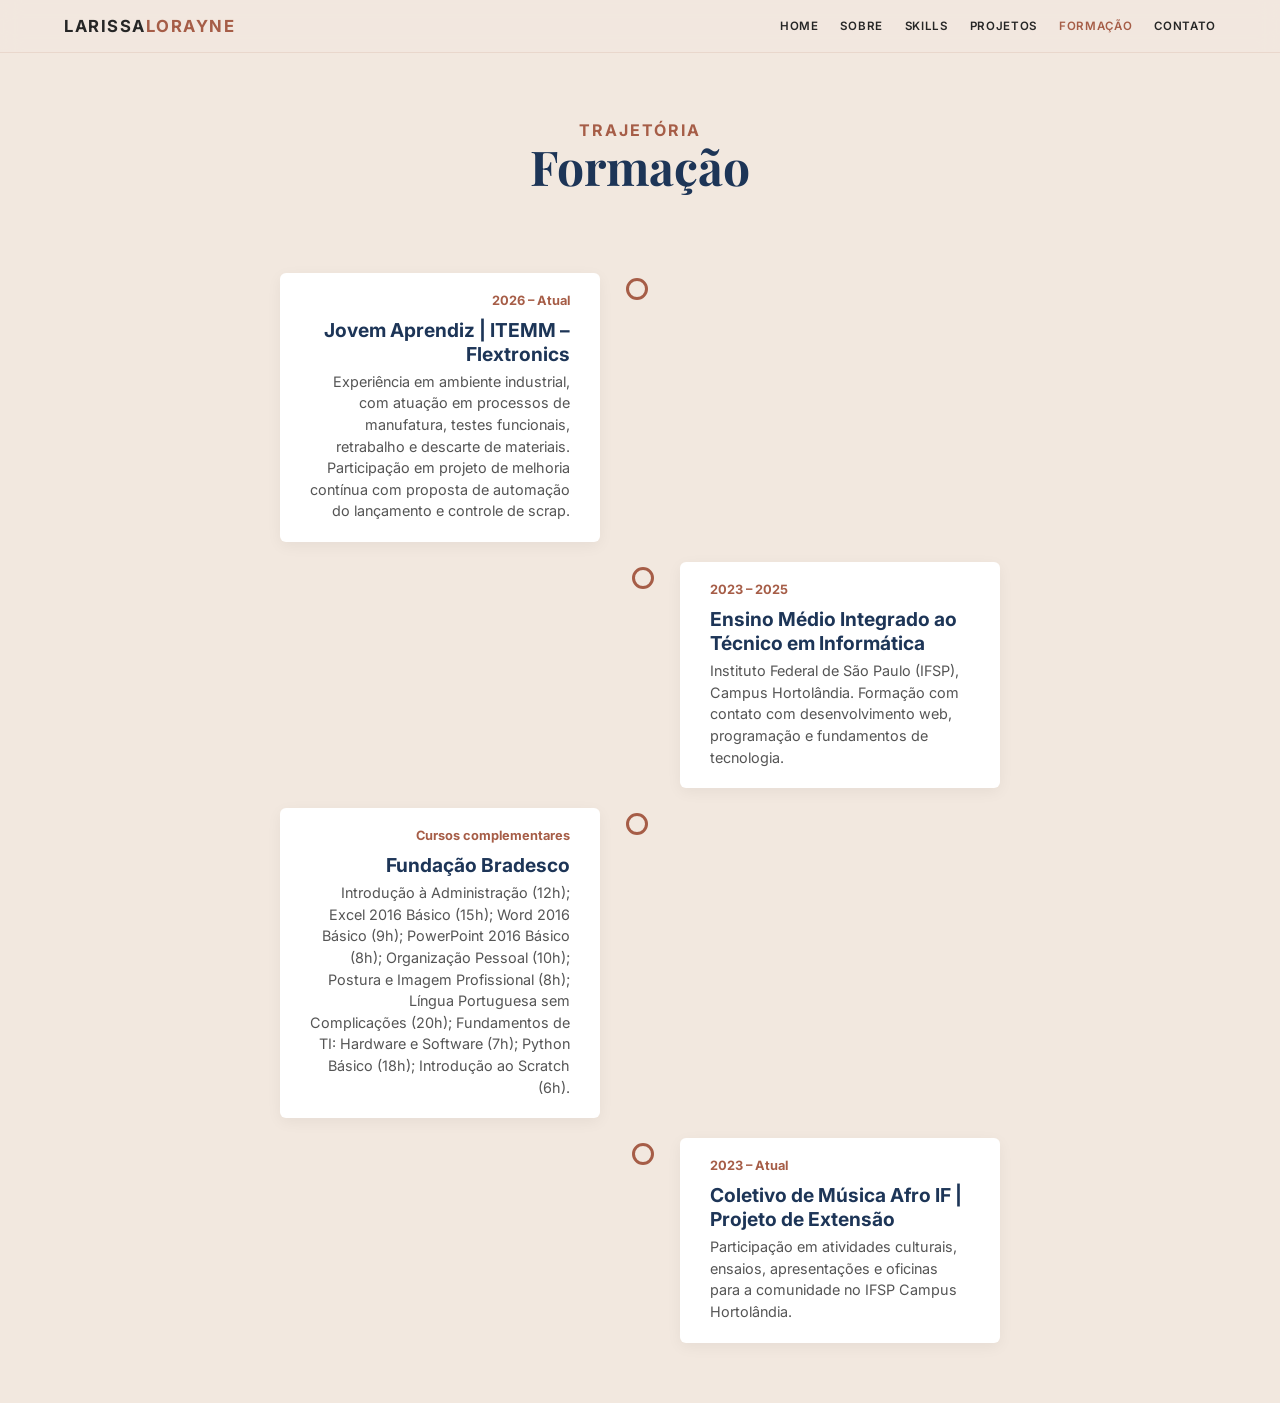
<file: timeline.html>
<!DOCTYPE html>
<html lang="pt-br">
<head>
    <meta charset="UTF-8">
    <meta name="viewport" content="width=device-width, initial-scale=1.0">
    <title>Larissa Lorayne | Timeline</title>
    <link rel="stylesheet" href="css/style.css">
    <link href="https://fonts.googleapis.com/css2?family=Inter:wght@300;400;700&family=Playfair+Display:wght@700&display=swap" rel="stylesheet">
    <style>
        .timeline-container {
            padding: 120px 8% 50px;
            background-color: var(--old-lace);
            min-height: 100vh;
            display: flex;
            flex-direction: column;
            align-items: center;
        }

        .timeline-header {
            text-align: center;
            margin-bottom: 60px;
        }

        .timeline-header h1 {
            font-family: 'Playfair Display', serif;
            font-size: 3rem;
            color: var(--dark-cerulean);
        }

        
        .timeline {
            position: relative;
            max-width: 800px;
            width: 100%;
        }

        .timeline::after {
            content: '';
            position: absolute;
            width: 2px;
            background-color: var(--mustard);
            top: 0;
            bottom: 0;
            left: 50%;
            margin-left: -1px;
        }

        
        .timeline-item {
            padding: 10px 40px;
            position: relative;
            background-color: inherit;
            width: 50%;
        }

        
        .timeline-item::after {
            content: '';
            position: absolute;
            width: 16px;
            height: 16px;
            right: -8px;
            background-color: var(--old-lace);
            border: 3px solid var(--cg-red);
            top: 15px;
            border-radius: 50%;
            z-index: 1;
        }

        
        .left { left: 0; text-align: right; }
        .right { left: 50%; text-align: left; }

        .right::after { left: -8px; }

        
        .content {
            padding: 20px 30px;
            background-color: white;
            position: relative;
            border-radius: 6px;
            box-shadow: 0 4px 15px rgba(0,0,0,0.05);
            transition: 0.3s;
        }

        .content:hover {
            transform: scale(1.03);
            box-shadow: 0 10px 25px rgba(19, 70, 134, 0.1);
        }

        .content h3 {
            color: var(--dark-cerulean);
            font-size: 1.2rem;
            margin-bottom: 5px;
        }

        .content .date {
            color: var(--cg-red);
            font-weight: 700;
            font-size: 0.8rem;
            display: block;
            margin-bottom: 10px;
        }

        .content p {
            font-size: 0.9rem;
            color: #555;
            line-height: 1.5;
        }

        
        @media screen and (max-width: 600px) {
            .timeline::after { left: 31px; }
            .timeline-item { width: 100%; padding-left: 70px; padding-right: 25px; text-align: left; }
            .timeline-item::after { left: 23px; }
            .right { left: 0%; }
        }
    
@media (max-width: 900px) {
  .timeline-container { padding: 105px 5% 40px; }
}
@media (max-width: 600px) {
  .timeline-container { padding: 90px 16px 30px; }
  .timeline-header { margin-bottom: 35px; }
  .timeline-header h1 { font-size: 2.2rem; }
  .timeline::after { left: 17px; }
  .timeline-item, .right { width: 100%; left: 0; padding: 8px 0 8px 48px; text-align: left; }
  .timeline-item::after, .right::after { left: 9px; right: auto; }
  .content { padding: 18px; }
  .content h3 { font-size: 1rem; }
  .content p { font-size: .86rem; }
}
</style>
</head>
<body>

    <header class="site-header">
<nav class="site-nav" aria-label="Navegação principal">
<a class="logo" href="index.html">LARISSA<span>LORAYNE</span></a>
<button class="menu-toggle" type="button" aria-expanded="false" aria-controls="site-menu">Menu</button>
<ul id="site-menu" class="site-menu">
<li><a href="index.html">Home</a></li><li><a href="sobre.html">Sobre</a></li><li><a href="skills.html">Skills</a></li><li><a href="projetos.html">Projetos</a></li><li><a href="timeline.html" class="active">Formação</a></li><li><a href="contato.html">Contato</a></li>
</ul></nav></header>

    <main class="timeline-container">
        <div class="timeline-header">
            <span class="section-tag" style="color: var(--cg-red); font-weight: 700; letter-spacing: 2px;">TRAJETÓRIA</span>
            <h1>Formação</h1>
        </div>

        <div class="timeline">
<div class="timeline-item left"><div class="content"><span class="date">2026 – Atual</span><h3>Jovem Aprendiz | ITEMM – Flextronics</h3><p>Experiência em ambiente industrial, com atuação em processos de manufatura, testes funcionais, retrabalho e descarte de materiais. Participação em projeto de melhoria contínua com proposta de automação do lançamento e controle de scrap.</p></div></div>
<div class="timeline-item right"><div class="content"><span class="date">2023 – 2025</span><h3>Ensino Médio Integrado ao Técnico em Informática</h3><p>Instituto Federal de São Paulo (IFSP), Campus Hortolândia. Formação com contato com desenvolvimento web, programação e fundamentos de tecnologia.</p></div></div>
<div class="timeline-item left"><div class="content"><span class="date">Cursos complementares</span><h3>Fundação Bradesco</h3><p>Introdução à Administração (12h); Excel 2016 Básico (15h); Word 2016 Básico (9h); PowerPoint 2016 Básico (8h); Organização Pessoal (10h); Postura e Imagem Profissional (8h); Língua Portuguesa sem Complicações (20h); Fundamentos de TI: Hardware e Software (7h); Python Básico (18h); Introdução ao Scratch (6h).</p></div></div>
<div class="timeline-item right"><div class="content"><span class="date">2023 – Atual</span><h3>Coletivo de Música Afro IF | Projeto de Extensão</h3><p>Participação em atividades culturais, ensaios, apresentações e oficinas para a comunidade no IFSP Campus Hortolândia.</p></div></div>
</div>
    </main>

<script src="js/navigation.js" defer></script>
</body>
</html>
</file>
<file: css/style.css>
* {
    margin: 0;
    padding: 0;
    box-sizing: border-box;
    font-family: 'Inter', sans-serif;
}

html {
    width: 100%;
    max-width: 100%;
    overflow-x: hidden;
    scroll-behavior: smooth;
}

body {
    width: 100%;
    max-width: 100%;
    min-height: 100vh;

    background-color: var(--cor-fundo);
    color: var(--cor-texto);

    overflow-x: hidden;
}

img {
    max-width: 100%;
    display: block;
}

:root {
    --cor-principal: #A65D47;
    --cor-secundaria: #D9BBA9;
    --cor-fundo: #F2E8DF;
    --cor-texto: #262626;
    --cor-branco: #FFFFFF;

    
    --old-lace: #F2E8DF;
    --dark-cerulean: #1d3557;
    --white: #FFFFFF;
    --cg-red: #A65D47;
}

header {
    position: fixed;

    top: 0;
    left: 0;

    width: 100%;

    padding: 20px 10%;

    background: rgba(242, 232, 223, 0.92);

    backdrop-filter: blur(8px);
    -webkit-backdrop-filter: blur(8px);

    z-index: 1000;

    border-bottom: 1px solid rgba(166, 93, 71, 0.08);
}

nav {
    width: 100%;

    display: flex;

    justify-content: space-between;
    align-items: center;

    gap: 20px;
}

.logo {
    flex-shrink: 0;

    font-size: 1.4rem;

    font-weight: 700;

    letter-spacing: 2px;

    color: var(--cor-texto);

    white-space: nowrap;
}

.logo span {
    color: var(--cor-principal);
}

nav ul {
    display: flex;

    align-items: center;

    justify-content: flex-end;

    gap: 28px;

    list-style: none;

    margin: 0;
    padding: 0;
}

nav ul li {
    margin: 0;

    flex-shrink: 0;
}

nav ul li a {
    display: block;

    color: var(--cor-texto);

    text-decoration: none;

    font-weight: 400;

    font-size: 0.9rem;

    text-transform: uppercase;

    letter-spacing: 1px;

    white-space: nowrap;

    transition:
        color 0.3s ease,
        transform 0.3s ease;
}

nav ul li a:hover,
nav ul li a.active {
    color: var(--cor-principal);
}

.hero-section {
    position: relative;

    width: 100%;

    min-height: 100vh;

    display: flex;

    align-items: center;

    justify-content: flex-start;

    padding: 120px 6% 60px;

    overflow: hidden;
}

.hero-content {
    position: relative;

    z-index: 2;

    width: min(52%, 650px);

    max-width: 650px;

    margin-left: 0;
}

.hero-image-container {
    position: absolute;

    top: 0;
    right: 0;

    width: 55%;
    height: 100%;

    z-index: 0;
}

.hero-image-container img {
    width: 100%;
    height: 100%;

    object-fit: cover;

    object-position: center;

    clip-path: polygon(
        25% 0%,
        100% 0%,
        100% 100%,
        25% 100%,
        0% 75%,
        15% 50%,
        0% 25%
    );
}

.hero-image-container > .hero-image-container {
    position: absolute;

    inset: 0;

    width: 100%;
    height: 100%;
}

.wave-shape {
    position: absolute;

    top: 0;
    left: -2px;

    width: 100%;
    height: 100%;

    background-color: var(--cor-secundaria);

    z-index: -1;

    clip-path: polygon(
        24% 0%,
        100% 0%,
        100% 100%,
        24% 100%,
        -1% 75%,
        14% 50%,
        -1% 25%
    );
}

.greeting {
    margin-bottom: 15px;

    color: var(--cor-principal);

    font-size: 0.8rem;

    font-weight: 400;

    letter-spacing: 4px;
}

h1 {
    margin-bottom: 10px;

    color: var(--cor-texto);

    font-size: 3.5rem;

    line-height: 1.1;

    font-weight: 700;
}

h1 span {
    color: var(--cor-principal);
}

h2 {
    margin-bottom: 30px;

    font-size: 1.2rem;

    font-weight: 300;

    letter-spacing: 1px;
}

.description {
    max-width: 600px;

    margin: 0 auto 40px;

    color: #595959;

    font-size: 1rem;

    line-height: 1.8;
}

.cta-buttons {
    display: flex;

    justify-content: flex-start;

    align-items: center;

    flex-wrap: wrap;

    gap: 15px;
}

.btn-primary,
.btn-secondary {
    display: inline-block;

    padding: 14px 35px;

    border-radius: 50px;

    font-size: 0.9rem;

    font-weight: 600;

    text-decoration: none;

    transition: all 0.3s ease;
}

.btn-primary {
    background-color: var(--cor-principal);

    color: var(--cor-branco);
}

.btn-secondary {
    border: 1px solid var(--cor-principal);

    color: var(--cor-principal);

    background: transparent;
}

.btn-primary:hover {
    background-color: #8c4b38;

    transform: translateY(-2px);

    box-shadow: 0 5px 15px rgba(166, 93, 71, 0.3);
}

.btn-secondary:hover {
    background-color: var(--cor-principal);

    color: var(--cor-branco);

    transform: translateY(-2px);
}

.projects-container {
    width: 100%;

    min-height: 100vh;

    padding: 120px 8% 50px;

    background-color: var(--old-lace);
}

.projects-header {
    margin-bottom: 40px;
}

.projects-header h1 {
    margin-top: 8px;

    color: var(--dark-cerulean);

    font-family: 'Playfair Display', serif;

    font-size: 3rem;

    line-height: 1.15;
}

.bento-grid {
    width: 100%;

    display: grid;

    grid-template-columns: repeat(4, minmax(0, 1fr));

    grid-template-rows: repeat(2, 300px);

    gap: 20px;
}

.project-card {
    position: relative;

    min-width: 0;

    border-radius: 15px;

    overflow: hidden;

    background-color: var(--white);

    box-shadow: 0 10px 30px rgba(0, 0, 0, 0.05);

    transition:
        transform 0.3s ease,
        box-shadow 0.3s ease;

    cursor: pointer;
}

.project-card:hover {
    transform: translateY(-4px);

    box-shadow: 0 15px 35px rgba(0, 0, 0, 0.10);
}

.card-large {
    grid-column: span 2;

    grid-row: span 2;
}

.card-wide {
    grid-column: span 2;
}

.card-tall {
    grid-row: span 1;
}

.project-card > img {
    width: 100%;
    height: 100%;

    object-fit: cover;

    transition: transform 0.5s ease;
}

.project-card:not(.card-container):hover > img {
    transform: scale(1.05);
}

.mapa-card {
    display: block;

    color: white;

    text-decoration: none;

    background: linear-gradient(
        135deg,
        #1d3557,
        #457b9d,
        #2a9d8f
    );
}

.mapa-preview {
    width: 100%;
    height: 100%;

    display: flex;

    flex-direction: column;

    justify-content: center;

    align-items: center;

    text-align: center;

    padding: 40px;
}

.mapa-preview .globe {
    font-size: 260px;

    line-height: 0.9;

    margin-bottom: 20px;

    transition:
        transform 0.8s ease;
}

.mapa-card:hover .globe {
    transform: scale(1.08) rotate(5deg);
}

.mapa-preview h2 {
    margin: 0 0 15px;

    color: white;

    font-family: 'Playfair Display', serif;

    font-size: 2rem;

    line-height: 1.15;
}

.mapa-preview p {
    max-width: 400px;

    margin: 0;

    color: white;

    font-size: 1rem;

    line-height: 1.6;

    opacity: 0.9;
}

.project-overlay {
    position: absolute;

    left: 0;
    right: 0;
    bottom: 0;

    padding: 30px;

    color: white;

    background: linear-gradient(
        transparent,
        rgba(19, 70, 134, 0.95)
    );

    transform: translateY(100%);

    transition: transform 0.3s ease;

    z-index: 5;
}

.project-card:not(.card-container):hover .project-overlay {
    transform: translateY(0);
}

.project-overlay h3 {
    margin-bottom: 10px;

    font-size: 1.5rem;

    line-height: 1.2;
}

.project-overlay p {
    margin-bottom: 15px;

    font-size: 0.9rem;

    line-height: 1.45;
}

.project-tags {
    display: flex;

    flex-wrap: wrap;

    align-items: center;

    gap: 8px;

    font-size: 0.8rem;

    opacity: 0.9;
}

.tag {
    padding: 4px 12px;

    border-radius: 20px;

    background: rgba(255, 255, 255, 0.2);

    backdrop-filter: blur(5px);

    white-space: nowrap;
}

.card-container {
    perspective: 1200px;

    background: transparent;

    box-shadow: none;

    overflow: visible;
}

.card-container:hover {
    box-shadow: none;

    transform: none;
}

.card-inner {
    position: relative;

    width: 100%;
    height: 100%;

    transform-style: preserve-3d;

    transition: transform 0.8s ease;
}

.card-container.flip .card-inner {
    transform: rotateY(180deg);
}

.card-face {
    position: absolute;

    width: 100%;
    height: 100%;

    display: flex;

    flex-direction: column;

    justify-content: center;

    align-items: center;

    padding: 20px;

    border-radius: 15px;

    color: white;

    backface-visibility: hidden;

    -webkit-backface-visibility: hidden;

    box-shadow: 0 15px 35px rgba(0, 0, 0, 0.3);

    overflow: hidden;

    font-family: Arial, Helvetica, sans-serif;

    background-image: url('../assets/card.png');

    background-repeat: no-repeat;

    background-size: cover;

    background-position: center;
}

.front {
    border: 1px solid rgba(255, 255, 255, 0.2);
}

.front h1 {
    margin-bottom: 10px;

    color: white;

    font-size: 2rem;

    text-align: center;

    text-shadow: 0 2px 4px rgb(69, 0, 0);
}

.front p {
    color: white;

    font-size: 1rem;

    letter-spacing: 2px;

    opacity: 0.9;

    text-align: center;

    text-shadow: 0 2px 4px rgba(0, 0, 0, 0.7);
}

.back {
    transform: rotateY(180deg);

    border: 1px solid rgba(255, 255, 255, 0.1);
}

.back h2 {
    margin-bottom: 20px;

    color: white;

    font-size: 1.8rem;

    text-shadow: 0 2px 4px rgba(0, 0, 0, 0.7);
}

.info {
    max-width: 100%;

    text-align: center;

    color: white;

    text-shadow: 0 2px 4px rgba(0, 0, 0, 0.7);
}

.info p {
    margin: 8px 0;

    font-size: 1rem;

    line-height: 1.4;

    overflow-wrap: anywhere;

    opacity: 0.95;
}

.card-container:hover .card-inner {
    transform: scale(1.03);
}

.card-container.flip:hover .card-inner {
    transform: rotateY(180deg) scale(1.03);
}

@media (max-width: 1100px) {

    header {
        padding-left: 5%;
        padding-right: 5%;
    }

    nav ul {
        gap: 18px;
    }

    nav ul li a {
        font-size: 0.82rem;
    }

    .hero-content {
        width: 58%;
    }

    .hero-image-container {
        width: 50%;
    }

    h1 {
        font-size: clamp(2.6rem, 5vw, 3.5rem);
    }

    .projects-container {
        padding-left: 5%;
        padding-right: 5%;
    }
}

@media (max-width: 800px) {

    

    header {
        position: sticky;

        width: 100%;

        padding: 14px 20px;
    }

    nav {
        width: 100%;

        align-items: flex-start;

        gap: 10px;
    }

    .logo {
        font-size: 1.05rem;

        white-space: nowrap;
    }

    nav ul {
        flex: 1;

        min-width: 0;

        display: flex;

        flex-wrap: nowrap;

        overflow-x: auto;

        overflow-y: hidden;

        justify-content: flex-start;

        gap: 20px;

        padding: 2px 2px 6px;

        scrollbar-width: none;

        -webkit-overflow-scrolling: touch;
    }

    nav ul::-webkit-scrollbar {
        display: none;
    }

    nav ul li {
        flex: 0 0 auto;

        margin: 0;
    }

    nav ul li a {
        display: block;

        white-space: nowrap;

        font-size: 0.72rem;

        padding: 3px 0;
    }

    

    .hero-section {
        min-height: calc(100vh - 70px);

        height: auto;

        padding: 70px 24px 50px;

        display: flex;

        flex-direction: column;

        align-items: stretch;

        justify-content: center;

        gap: 35px;
    }

    .hero-content {
        width: 100%;

        max-width: 700px;

        margin: 0 auto;

        text-align: center;
    }

    .hero-image-container {
        position: relative;

        order: 2;

        width: 100%;

        height: 300px;

        max-width: 650px;

        margin: 0 auto;
    }

    .hero-image-container img {
        clip-path: none;

        border-radius: 20px;
    }

    .wave-shape {
        display: none;
    }

    .greeting {
        letter-spacing: 2px;
    }

    h1 {
        font-size: clamp(2.1rem, 8vw, 3rem);

        line-height: 1.1;
    }

    h2 {
        font-size: 1rem;
    }

    .description {
        margin-bottom: 25px;

        font-size: 0.9rem;
    }

    .cta-buttons {
        justify-content: center;
    }

    

    .projects-container {
        padding: 90px 5% 40px;
    }

    .projects-header {
        margin-bottom: 25px;

        text-align: center;
    }

    .projects-header h1 {
        font-size: clamp(2rem, 7vw, 3rem);
    }

    .bento-grid {
        grid-template-columns: repeat(2, minmax(0, 1fr));

        grid-template-rows: auto;

        grid-auto-rows: minmax(280px, auto);

        gap: 14px;
    }

    .card-large,
    .card-wide {
        grid-column: span 2;
    }

    .project-card {
        min-height: 280px;
    }

    

    .mapa-preview {
        padding: 25px;
    }

    .mapa-preview .globe {
        font-size: clamp(120px, 25vw, 210px);

        line-height: 0.9;
    }

    .mapa-preview h2 {
        font-size: 1.7rem;
    }

    .mapa-preview p {
        font-size: 0.9rem;
    }

    

    .project-overlay {
        padding: 22px;
    }
}

@media (max-width: 600px) {

    

    header {
        position: sticky;

        padding: 12px 14px;
    }

    nav {
        flex-direction: column;

        align-items: stretch;

        gap: 8px;
    }

    .logo {
        width: 100%;

        text-align: center;

        font-size: 1rem;
    }

    nav ul {
        width: 100%;

        flex: none;

        justify-content: flex-start;

        gap: 18px;
    }

    nav ul li a {
        font-size: 0.68rem;
    }

    

    .hero-section {
        padding: 45px 18px 35px;
    }

    .hero-image-container {
        height: 240px;
    }

    .btn-primary,
    .btn-secondary {
        width: 100%;

        text-align: center;

        padding: 13px 22px;
    }

    

    .projects-container {
        padding: 35px 16px 30px;
    }

    .projects-header {
        margin-bottom: 22px;
    }

    .projects-header h1 {
        font-size: 2rem;

        line-height: 1.15;
    }

    .bento-grid {
        display: grid;

        grid-template-columns: 1fr;

        grid-template-rows: auto;

        grid-auto-rows: auto;

        gap: 18px;
    }

    .card-large,
    .card-wide {
        grid-column: span 1;
    }

    .project-card {
        width: 100%;

        min-height: 300px;

        border-radius: 15px;
    }

    

    .mapa-card {
        min-height: 360px;
    }

    .mapa-preview {
        min-height: 360px;

        padding: 25px 20px;
    }

    .mapa-preview .globe {
        font-size: 105px;

        line-height: 1;

        margin-bottom: 12px;
    }

    .mapa-preview h2 {
        margin-bottom: 10px;

        font-size: 1.55rem;

        line-height: 1.15;
    }

    .mapa-preview p {
        max-width: 330px;

        font-size: 0.88rem;

        line-height: 1.45;
    }

    

    .mapa-card .project-overlay {
        display: none !important;
    }

    

    .project-card:not(.mapa-card):not(.card-container) .project-overlay {
        transform: translateY(0);

        padding: 20px;

        background: linear-gradient(
            transparent,
            rgba(19, 70, 134, 0.95)
        );
    }

    .project-overlay h3 {
        font-size: 1.2rem;

        line-height: 1.2;

        margin-bottom: 8px;
    }

    .project-overlay p {
        font-size: 0.84rem;

        line-height: 1.4;

        margin-bottom: 10px;
    }

    .project-tags {
        justify-content: center;

        flex-wrap: wrap;

        gap: 6px;
    }

    .tag {
        font-size: 0.68rem;

        padding: 4px 9px;
    }

    

    .card-container {
        min-height: 320px;
    }

    .card-face {
        padding: 18px;
    }

    .front h1 {
        font-size: 1.5rem;

        text-align: center;
    }

    .front p {
        font-size: 0.85rem;
    }

    .back h2 {
        font-size: 1.4rem;
    }

    .info p {
        max-width: 100%;

        font-size: 0.78rem;

        line-height: 1.4;

        overflow-wrap: anywhere;
    }
}

@media (max-width: 380px) {

    header {
        padding-left: 10px;

        padding-right: 10px;
    }

    nav ul {
        gap: 15px;
    }

    nav ul li a {
        font-size: 0.64rem;
    }

    

    .hero-section {
        padding: 40px 14px 30px;
    }

    h1 {
        font-size: 2rem;
    }

    

    .projects-container {
        padding: 30px 12px 25px;
    }

    .projects-header h1 {
        font-size: 1.75rem;
    }

    .project-card {
        min-height: 270px;
    }

    

    .mapa-card,
    .mapa-preview {
        min-height: 330px;
    }

    .mapa-preview {
        padding: 20px 15px;
    }

    .mapa-preview .globe {
        font-size: 85px;

        margin-bottom: 10px;
    }

    .mapa-preview h2 {
        font-size: 1.4rem;
    }

    .mapa-preview p {
        font-size: 0.82rem;
    }

    

    .card-container {
        min-height: 290px;
    }

    .card-face {
        padding: 15px;
    }

    .front h1 {
        font-size: 1.3rem;
    }

    .back h2 {
        font-size: 1.25rem;
    }

    .info p {
        font-size: 0.72rem;
    }
}

.site-header{position:fixed;top:0;left:0;width:100%;z-index:1000;padding:16px clamp(16px,5vw,80px);background:rgba(242,232,223,.96);backdrop-filter:blur(10px);border-bottom:1px solid rgba(166,93,71,.12)}
.site-nav{display:flex;align-items:center;justify-content:space-between;gap:22px;max-width:1800px;margin:0 auto}
.site-nav .logo{font-size:clamp(1rem,1.3vw,1.35rem);text-decoration:none;color:var(--cor-texto);font-weight:700;letter-spacing:1.5px}
.site-nav .logo span{color:var(--cor-principal)}
.site-menu{display:flex;align-items:center;justify-content:flex-end;gap:clamp(12px,1.7vw,28px);list-style:none;margin:0;padding:0}
.site-menu a{display:block;color:var(--cor-texto);text-decoration:none;font-size:clamp(.72rem,.8vw,.9rem);font-weight:600;letter-spacing:.06em;text-transform:uppercase;white-space:nowrap}
.site-menu a:hover,.site-menu a.active{color:var(--cor-principal)}
.menu-toggle{display:none;border:1px solid var(--cor-principal);border-radius:8px;padding:8px 12px;background:transparent;color:var(--cor-principal);font:inherit;font-weight:700}
html{scroll-padding-top:90px}
body{overflow-x:clip}
@media(max-width:900px){
 .site-header{padding:12px 18px}
 .site-nav{flex-wrap:wrap}
 .menu-toggle{display:block}
 .site-menu{display:none;flex:1 0 100%;flex-direction:column;align-items:stretch;gap:0;padding:8px 0 4px}
 .site-menu.is-open{display:flex}
 .site-menu li{width:100%}
 .site-menu a{padding:11px 4px;border-top:1px solid rgba(166,93,71,.12);font-size:.85rem}
}
@media(min-width:1600px){
 body{font-size:18px}
 .hero-section,.projects-container,.contact-container,.sobre-container,.skills-container,.timeline-container{max-width:2200px;margin-left:auto;margin-right:auto}
 .site-nav{max-width:2000px}
 .project-card{min-height:340px}
}
@media(min-width:2400px){
 body{font-size:20px}
 .site-header{padding-top:22px;padding-bottom:22px}
 .site-nav{max-width:2200px}
 .hero-section,.projects-container,.contact-container,.sobre-container,.skills-container,.timeline-container{max-width:2400px}
}
@media(prefers-reduced-motion:reduce){
 *,*::before,*::after{scroll-behavior:auto!important;transition-duration:.01ms!important;animation-duration:.01ms!important;animation-iteration-count:1!important}
}
</file>
<file: css/calculadora-salario.css>
* {
    box-sizing: border-box;
    margin: 0;
    padding: 0;
    font-family: Tahoma, Geneva, sans-serif;
}
html, body { min-height: 100%; }
body {
    min-height: 100vh;
    padding: 24px;
    display: flex;
    align-items: center;
    justify-content: center;
    background:
        linear-gradient(rgba(255,255,255,.15),rgba(255,255,255,.15)),
        url("https://images.unsplash.com/photo-1506744038136-46273834b3fb?auto=format&fit=crop&w=2000&q=85") center/cover fixed;
}
.desktop { width: 100%; display: flex; justify-content: center; }
.window {
    width: min(100%, 550px);
    background: #d4d0c8;
    border-top: 2px solid #fff;
    border-left: 2px solid #fff;
    border-right: 2px solid #404040;
    border-bottom: 2px solid #404040;
    box-shadow: 8px 8px 25px rgba(0,0,0,.35);
}
.title-bar {
    min-height: 42px;
    padding: 6px 8px;
    display: flex;
    align-items: center;
    justify-content: space-between;
    gap: 10px;
    color: #fff;
    background: linear-gradient(to right,#0a246a,#1084d0);
    font-weight: bold;
}
.title-bar > span { min-width: 0; overflow-wrap: anywhere; }
.window-buttons { display: flex; gap: 4px; flex-shrink: 0; }
.window-buttons button {
    width: 28px;
    height: 26px;
    padding: 0;
    color: #000;
    background: #d4d0c8;
    border-top: 2px solid #fff;
    border-left: 2px solid #fff;
    border-right: 2px solid #404040;
    border-bottom: 2px solid #404040;
    cursor: pointer;
}
.window-buttons button:disabled { opacity: 1; cursor: default; }
.container { padding: clamp(20px,4vw,32px); }
h1 { margin-bottom: 10px; text-align: center; color: #111; font-size: clamp(22px,4vw,30px); line-height: 1.2; }
.intro { margin-bottom: 24px; color: #444; text-align: center; line-height: 1.5; }
label { display: block; margin: 14px 0 7px; color: #222; font-weight: bold; }
input {
    width: 100%;
    min-height: 52px;
    padding: 12px 14px;
    margin-bottom: 10px;
    font-size: 16px;
    background: #fff;
    border: 2px inset gray;
}
input:focus { outline: 2px solid #1084d0; outline-offset: 1px; }
.calculate-button {
    width: 100%;
    min-height: 52px;
    margin-top: 8px;
    padding: 12px;
    font-size: 16px;
    color: #000;
    background: #d4d0c8;
    border-top: 2px solid #fff;
    border-left: 2px solid #fff;
    border-right: 2px solid #404040;
    border-bottom: 2px solid #404040;
    cursor: pointer;
}
.calculate-button:hover { background: #ece9d8; }
.calculate-button:active { border: 2px inset #777; }
.nota-calculo { margin: 14px 0 0; color: #555; text-align: center; font-size: 12px; line-height: 1.5; }
.resultado { display: grid; grid-template-columns: 1fr 1fr; gap: 14px; margin-top: 22px; }
.card {
    min-width: 0;
    padding: 16px;
    background: #d4d0c8;
    border-top: 2px solid #fff;
    border-left: 2px solid #fff;
    border-right: 2px solid #404040;
    border-bottom: 2px solid #404040;
}
.card h2 { margin-bottom: 10px; color: #0a246a; font-size: 17px; line-height: 1.3; }
.card output { color: #111; font-size: clamp(19px,3vw,24px); font-weight: bold; overflow-wrap: anywhere; }
.card.destaque { background: #eef5ff; }
.card.destaque output { color: #0a246a; }
.mensagem-erro { min-height: 18px; margin-top: 10px; color: #a00000; font-size: 13px; line-height: 1.4; }
@media (max-width: 560px) {
    body { padding: 12px; background-attachment: scroll; }
    .container { padding: 20px 15px; }
    .resultado { grid-template-columns: 1fr; }
    .card { padding: 14px; }
}
@media (max-width: 350px) {
    .title-bar { align-items: flex-start; }
    .title-bar > span { font-size: 12px; }
    .window-buttons button { width: 23px; }
}
</file>
